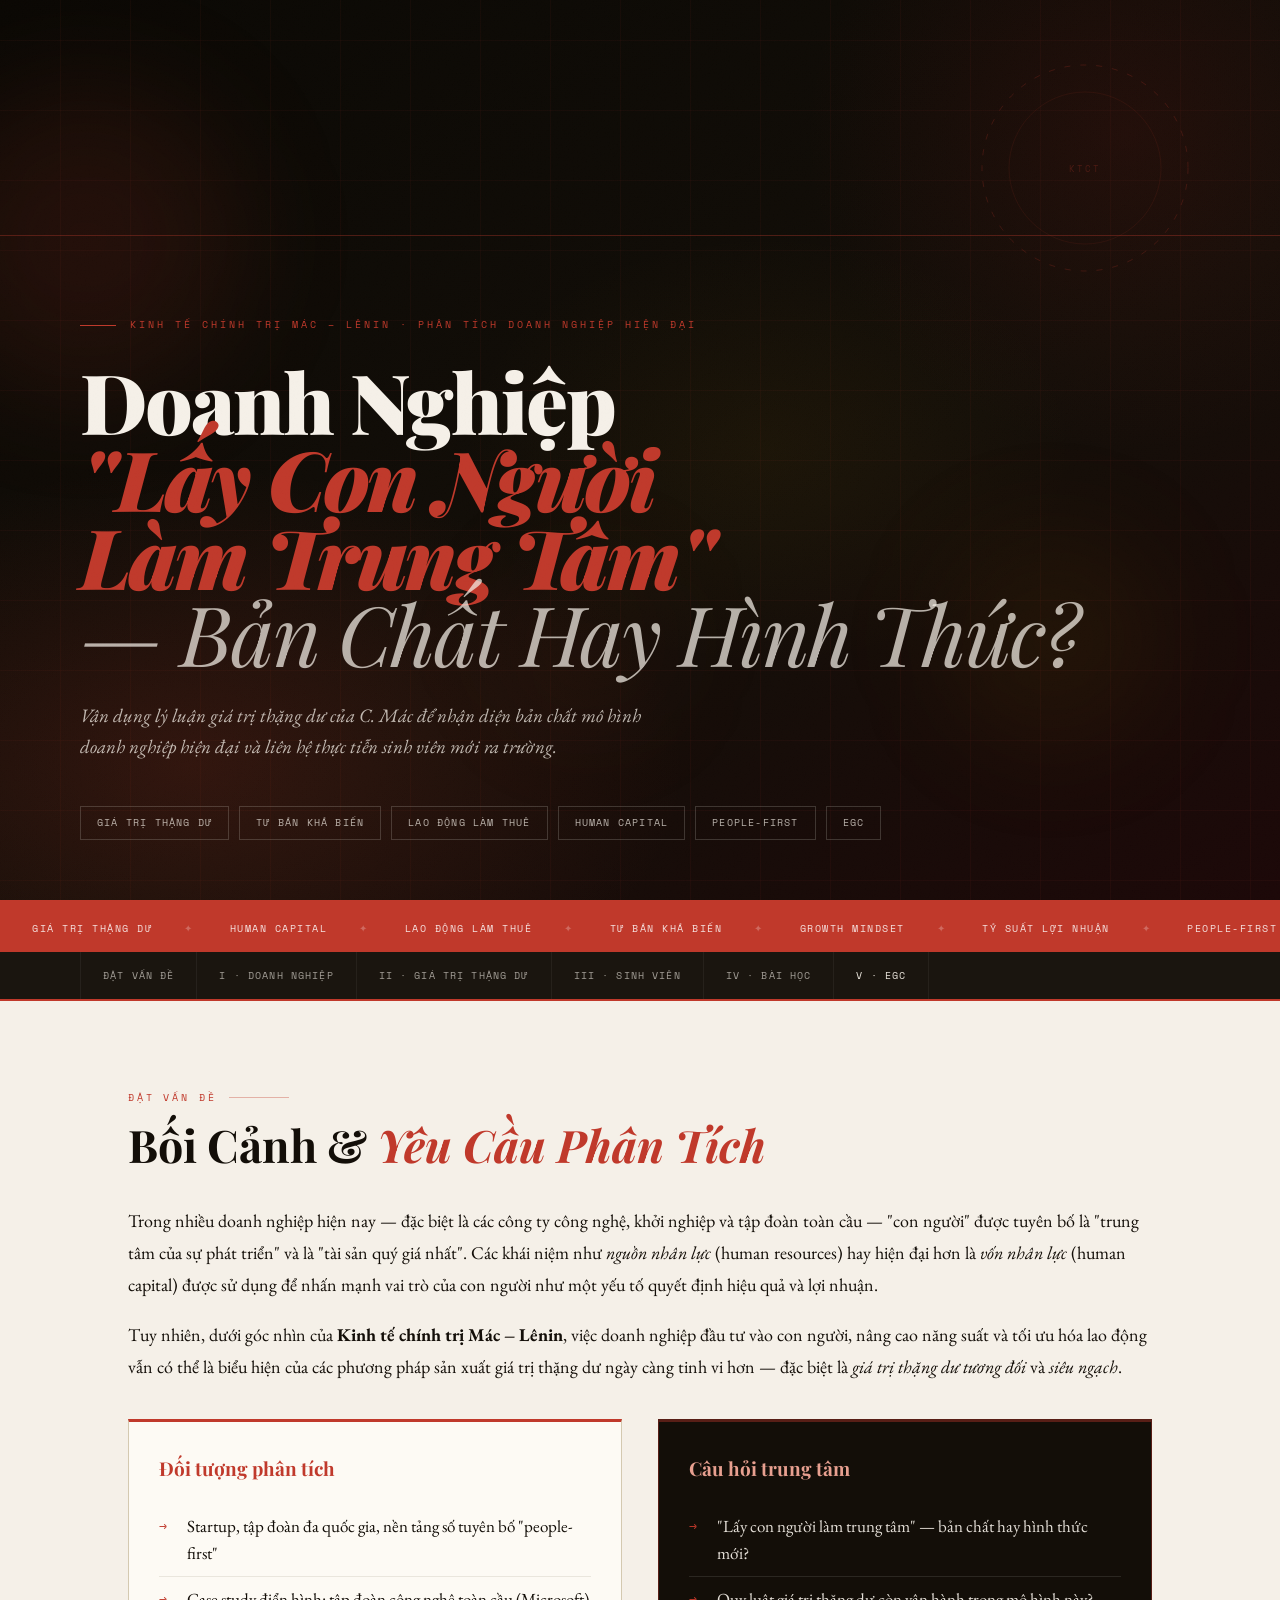
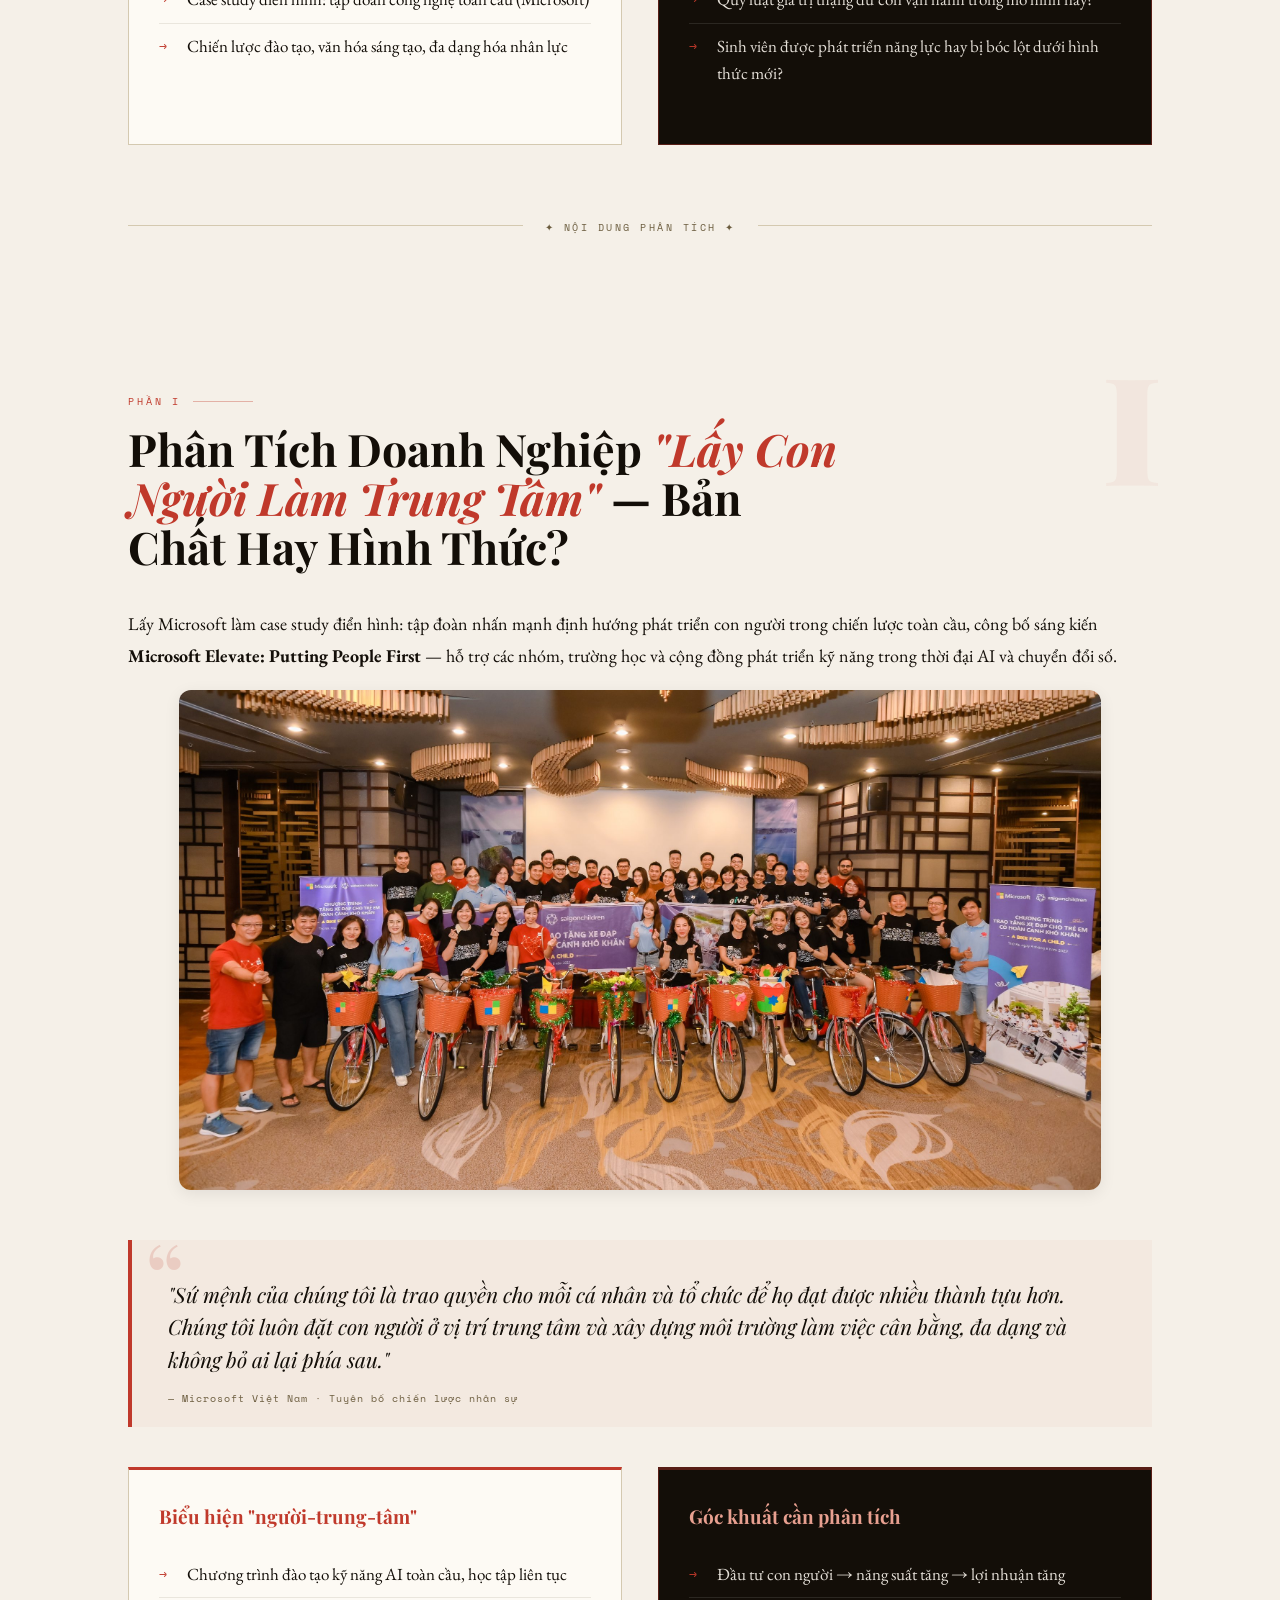
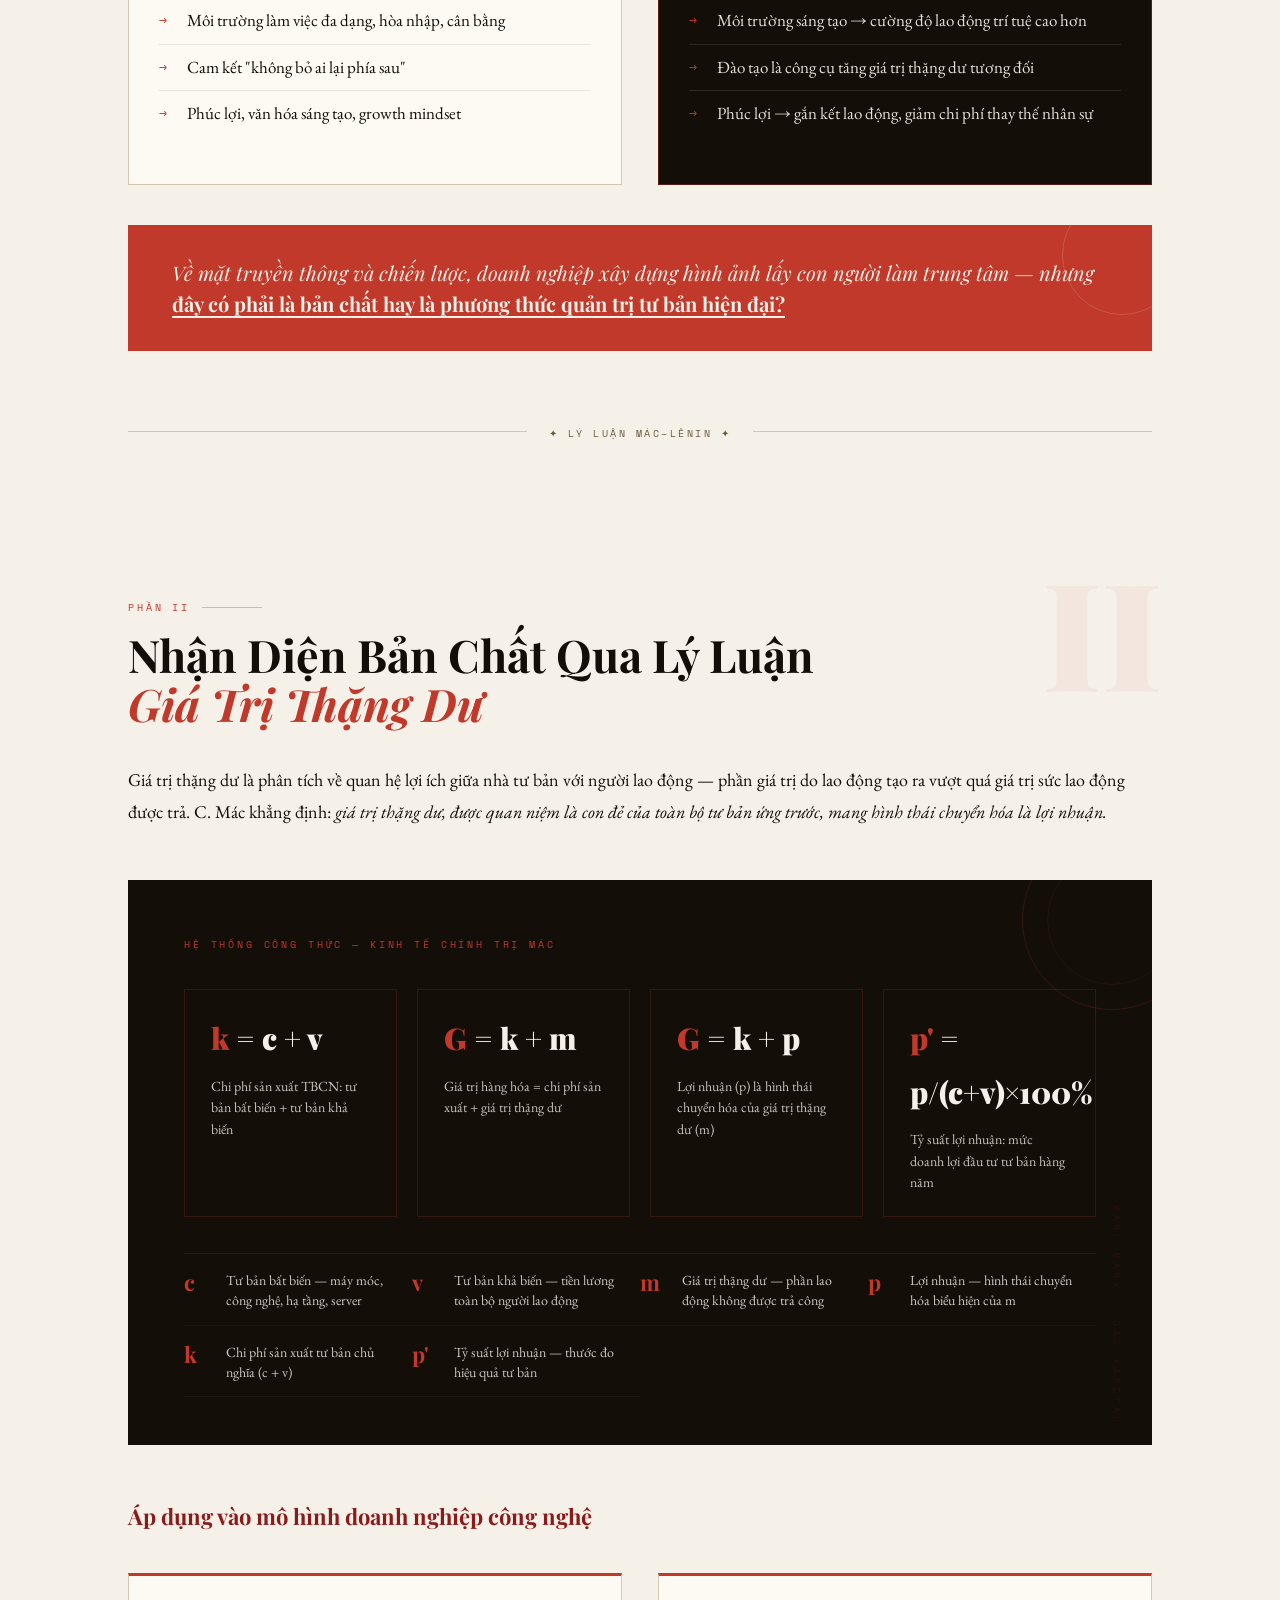
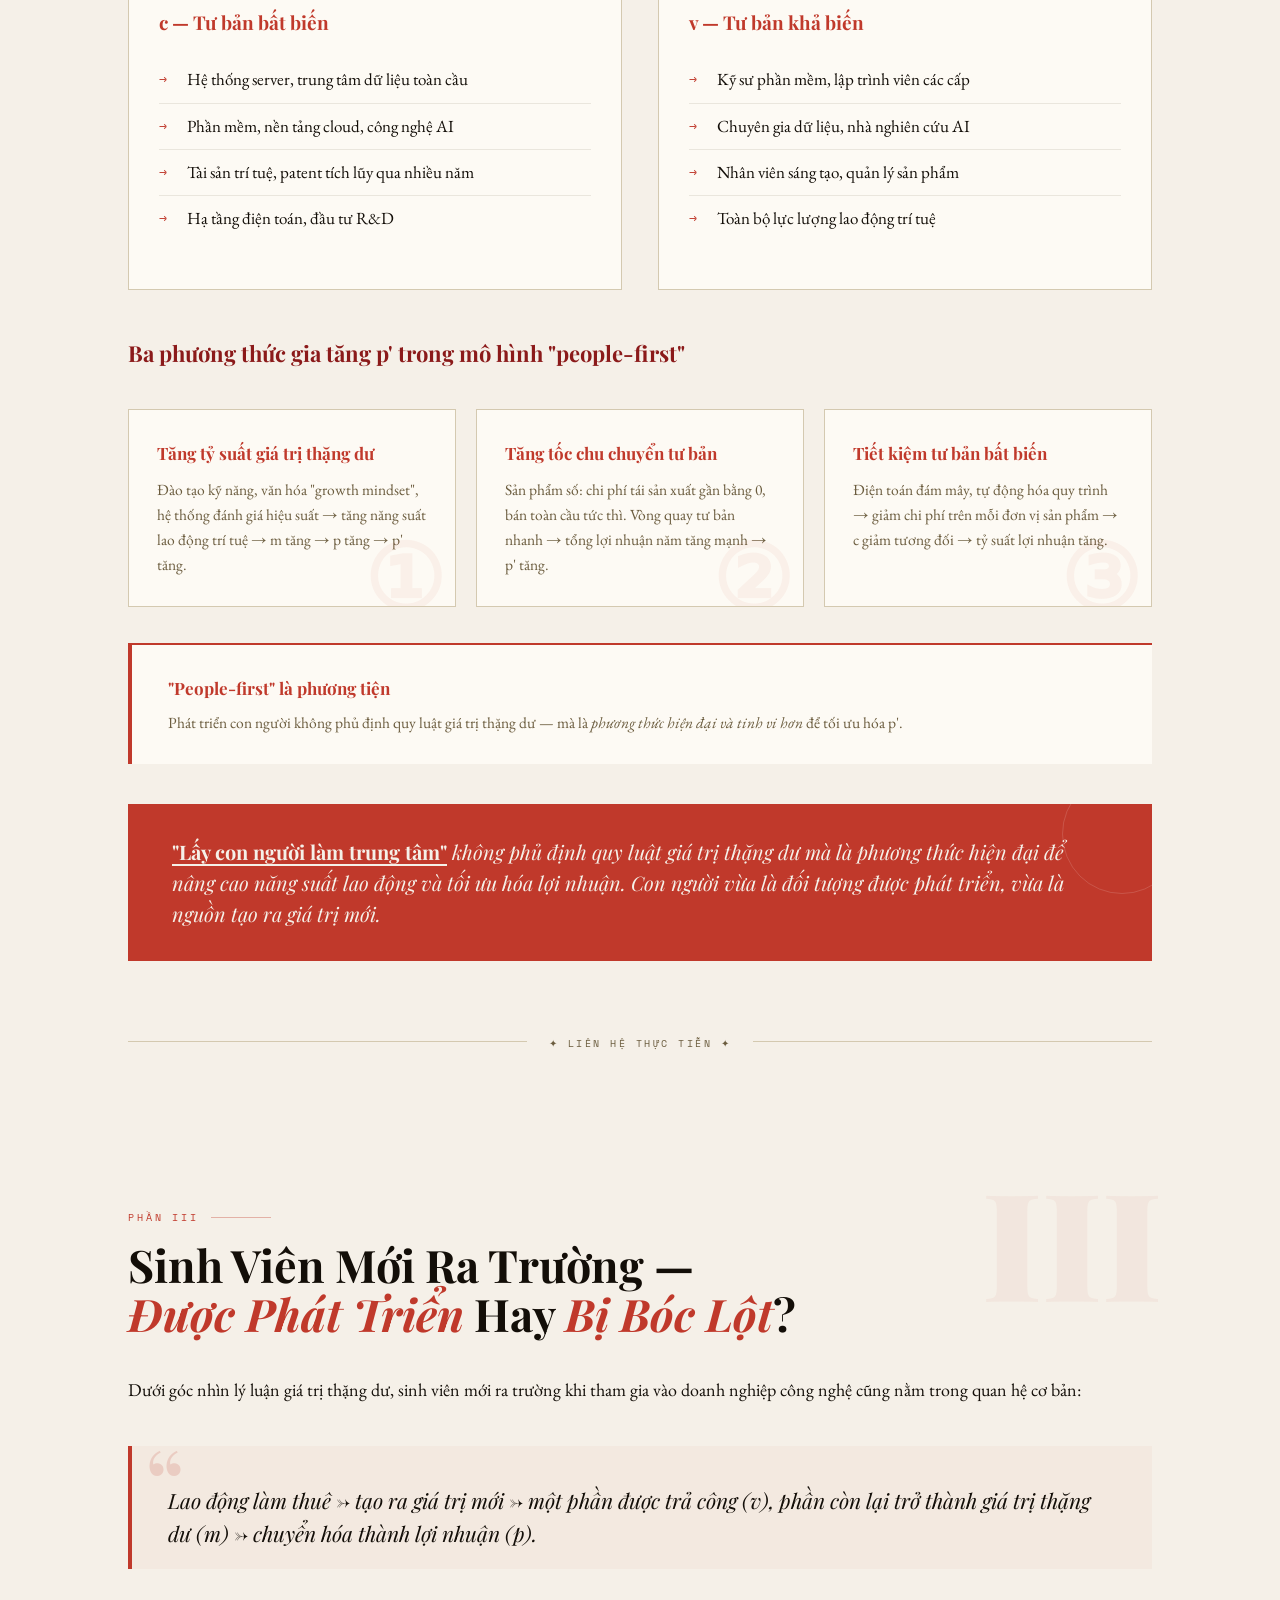
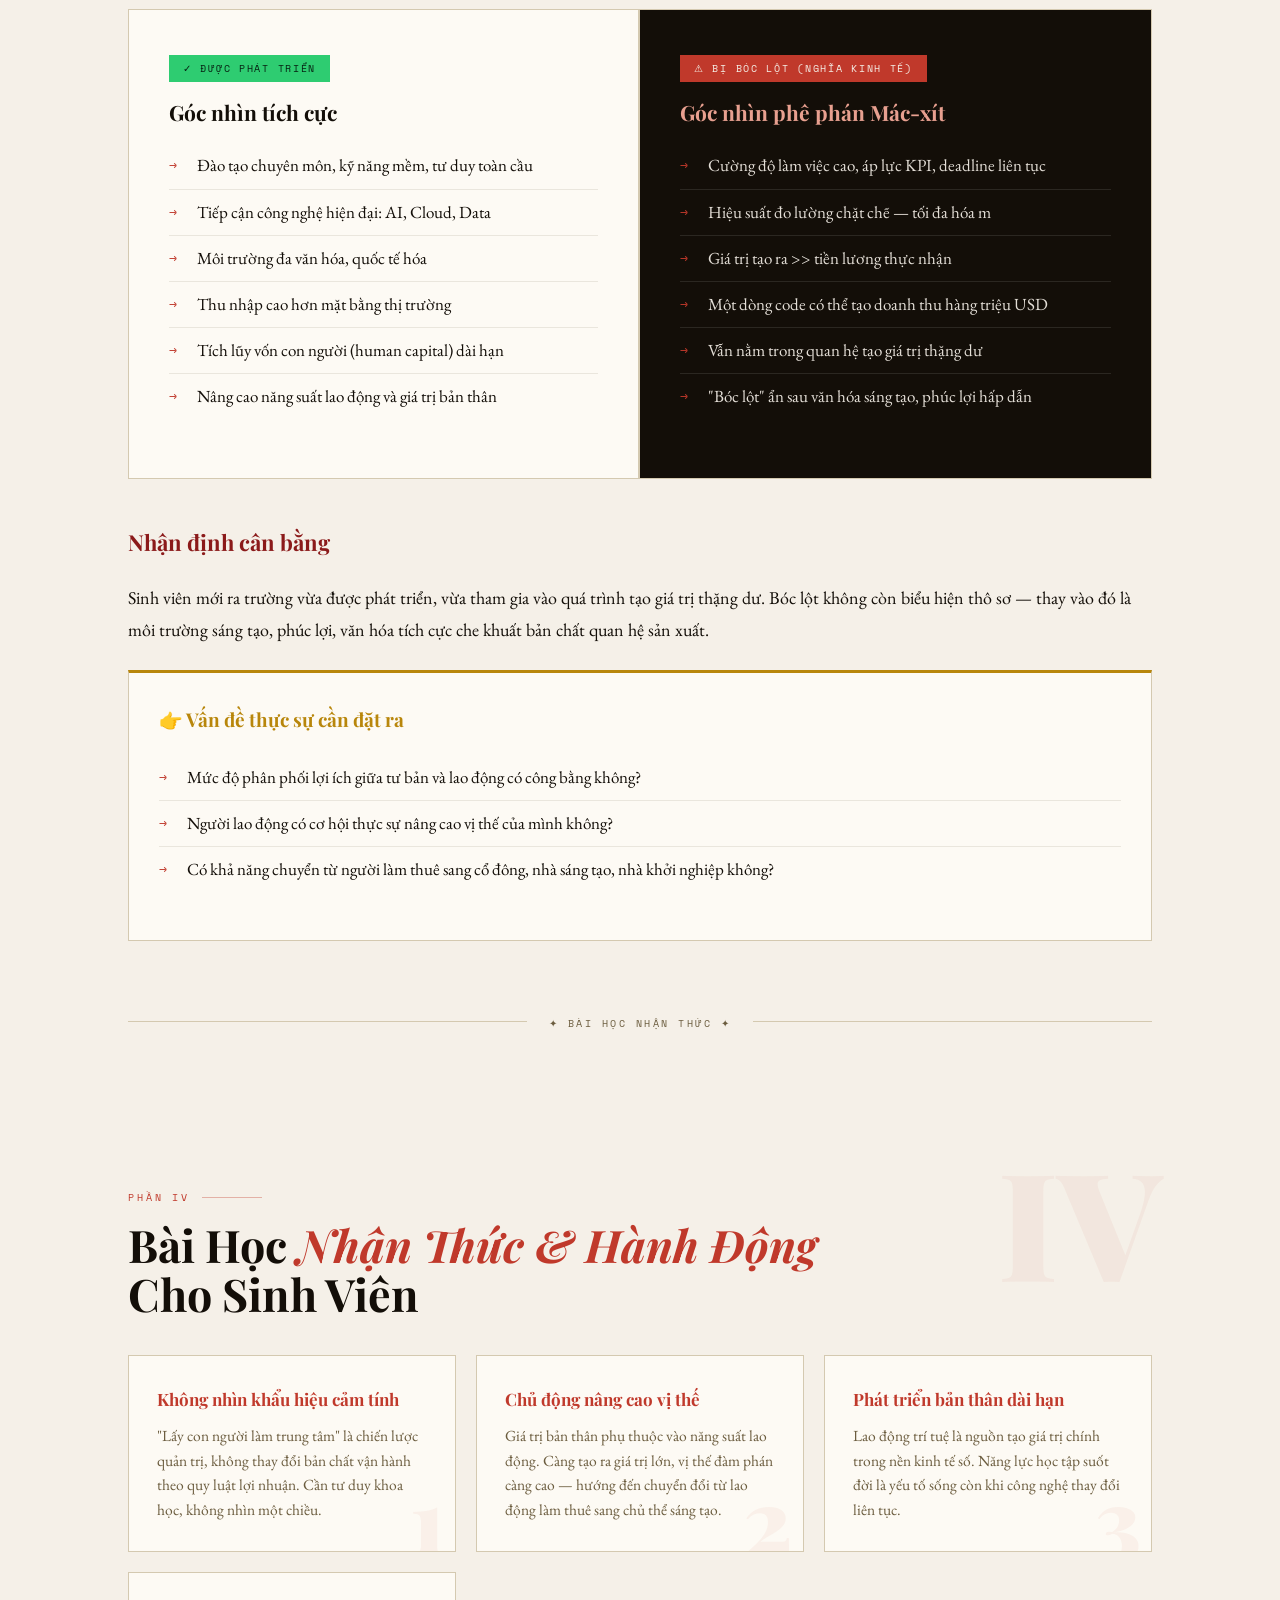
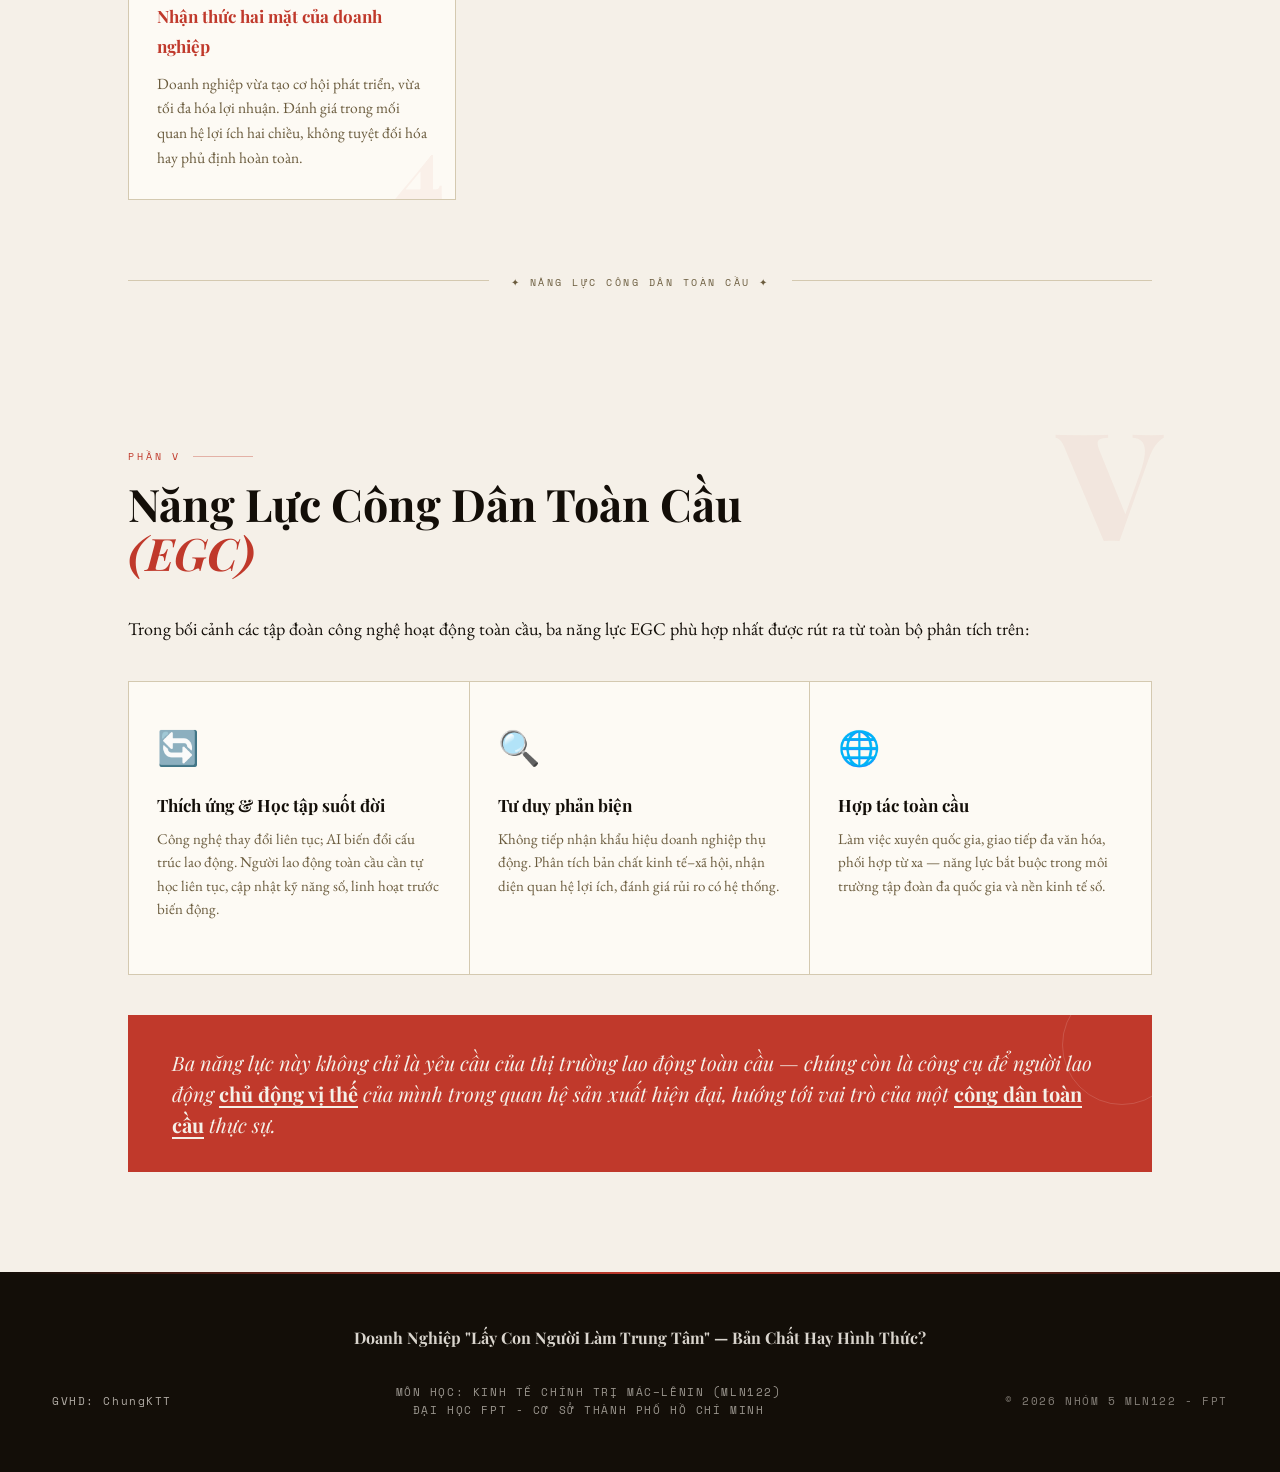
<file: index.html>
<!DOCTYPE html>
<html lang="vi">
<head>
<meta charset="UTF-8">
<meta name="viewport" content="width=device-width, initial-scale=1.0">
<title>Con Người Làm Trung Tâm — Kinh Tế Chính Trị Mác–Lênin</title>
<link href="https://fonts.googleapis.com/css2?family=Playfair+Display:ital,wght@0,400;0,700;0,900;1,400;1,700&family=EB+Garamond:ital,wght@0,400;0,500;0,600;1,400;1,500&family=Space+Mono:wght@400;700&display=swap" rel="stylesheet">
<link rel="stylesheet" href="triet-hoc-ktct.css">

</head>
<body>

<!-- HERO -->
<header class="hero">
  <div class="hero-bg"></div>
  <div class="hero-grid"></div>
  <div class="orb orb-1"></div>
  <div class="orb orb-2"></div>
  <div class="orb orb-3"></div>
  <div class="hero-ring">
    <svg viewBox="0 0 210 210" fill="none">
      <circle cx="105" cy="105" r="103" stroke="rgba(192,57,43,0.22)" stroke-width="1" stroke-dasharray="6 10"/>
      <circle cx="105" cy="105" r="76" stroke="rgba(192,57,43,0.1)" stroke-width="1"/>
      <text x="105" y="109" text-anchor="middle" fill="rgba(192,57,43,0.28)" font-family="Space Mono" font-size="9" letter-spacing="2">KTCT</text>
    </svg>
  </div>

  <div class="hero-content">
    <div class="hero-label">Kinh Tế Chính Trị Mác – Lênin · Phân Tích Doanh Nghiệp Hiện Đại</div>
    <h1 class="hero-title">
      Doanh Nghiệp<br>
      <span class="acc">"Lấy Con Người</span><br>
      <span class="acc">Làm Trung Tâm"</span><br>
      <span class="thin">— Bản Chất Hay Hình Thức?</span>
    </h1>
    <p class="hero-sub">Vận dụng lý luận giá trị thặng dư của C. Mác để nhận diện bản chất mô hình doanh nghiệp hiện đại và liên hệ thực tiễn sinh viên mới ra trường.</p>
    <div class="hero-tags">
      <span class="tag">Giá trị thặng dư</span>
      <span class="tag">Tư bản khả biến</span>
      <span class="tag">Lao động làm thuê</span>
      <span class="tag">Human Capital</span>
      <span class="tag">People-First</span>
      <span class="tag">EGC</span>
    </div>
  </div>

</header>

<!-- TICKER -->
<div class="ticker" aria-hidden="true">
  <div class="ticker-inner">
    <span>Giá trị thặng dư</span><span class="sep">✦</span>
    <span>Human Capital</span><span class="sep">✦</span>
    <span>Lao động làm thuê</span><span class="sep">✦</span>
    <span>Tư bản khả biến</span><span class="sep">✦</span>
    <span>Growth Mindset</span><span class="sep">✦</span>
    <span>Tỷ suất lợi nhuận</span><span class="sep">✦</span>
    <span>People-First</span><span class="sep">✦</span>
    <span>Năng suất lao động</span><span class="sep">✦</span>
    <span>Giá trị thặng dư</span><span class="sep">✦</span>
    <span>Human Capital</span><span class="sep">✦</span>
    <span>Lao động làm thuê</span><span class="sep">✦</span>
    <span>Tư bản khả biến</span><span class="sep">✦</span>
    <span>Growth Mindset</span><span class="sep">✦</span>
    <span>Tỷ suất lợi nhuận</span><span class="sep">✦</span>
    <span>People-First</span><span class="sep">✦</span>
    <span>Năng suất lao động</span><span class="sep">✦</span>
  </div>
</div>

<!-- NAV -->
<nav class="nav">
  <a href="#intro">Đặt vấn đề</a>
  <a href="#ch1">I · Doanh nghiệp</a>
  <a href="#ch2">II · Giá trị thặng dư</a>
  <a href="#ch3">III · Sinh viên</a>
  <a href="#ch4">IV · Bài học</a>
  <a href="#ch5">V · EGC</a>
</nav>

<!-- BODY -->
<main class="page">

  <!-- ĐẶT VẤN ĐỀ -->
  <section class="chapter reveal" id="intro">
    <div class="ch-label">Đặt vấn đề</div>
    <h2 class="ch-title">Bối Cảnh & <em>Yêu Cầu Phân Tích</em></h2>

    <p>Trong nhiều doanh nghiệp hiện nay — đặc biệt là các công ty công nghệ, khởi nghiệp và tập đoàn toàn cầu — "con người" được tuyên bố là "trung tâm của sự phát triển" và là "tài sản quý giá nhất". Các khái niệm như <em>nguồn nhân lực</em> (human resources) hay hiện đại hơn là <em>vốn nhân lực</em> (human capital) được sử dụng để nhấn mạnh vai trò của con người như một yếu tố quyết định hiệu quả và lợi nhuận.</p>

    <p>Tuy nhiên, dưới góc nhìn của <strong>Kinh tế chính trị Mác – Lênin</strong>, việc doanh nghiệp đầu tư vào con người, nâng cao năng suất và tối ưu hóa lao động vẫn có thể là biểu hiện của các phương pháp sản xuất giá trị thặng dư ngày càng tinh vi hơn — đặc biệt là <em>giá trị thặng dư tương đối</em> và <em>siêu ngạch</em>.</p>

    <div class="two-col stagger reveal">
      <div class="card">
        <div class="card-title">Đối tượng phân tích</div>
        <ul class="sl">
          <li>Startup, tập đoàn đa quốc gia, nền tảng số tuyên bố "people-first"</li>
          <li>Case study điển hình: tập đoàn công nghệ toàn cầu (Microsoft)</li>
          <li>Chiến lược đào tạo, văn hóa sáng tạo, đa dạng hóa nhân lực</li>
        </ul>
      </div>
      <div class="card dark">
        <div class="card-title">Câu hỏi trung tâm</div>
        <ul class="sl">
          <li>"Lấy con người làm trung tâm" — bản chất hay hình thức mới?</li>
          <li>Quy luật giá trị thặng dư còn vận hành trong mô hình này?</li>
          <li>Sinh viên được phát triển năng lực hay bị bóc lột dưới hình thức mới?</li>
        </ul>
      </div>
    </div>
  </section>

  <div class="div reveal"><span>✦ NỘI DUNG PHÂN TÍCH ✦</span></div>

  <!-- CH I -->
  <section class="chapter reveal" id="ch1">
    <div class="ch-num">I</div>
    <div class="ch-label">Phần I</div>
    <h2 class="ch-title">Phân Tích Doanh Nghiệp <em>"Lấy Con Người Làm Trung Tâm"</em> — Bản Chất Hay Hình Thức?</h2>


    <p>Lấy Microsoft làm case study điển hình: tập đoàn nhấn mạnh định hướng phát triển con người trong chiến lược toàn cầu, công bố sáng kiến <strong>Microsoft Elevate: Putting People First</strong> — hỗ trợ các nhóm, trường học và cộng đồng phát triển kỹ năng trong thời đại AI và chuyển đổi số.</p>

    <!-- Ảnh minh họa -->
    <div style="text-align:center; margin-bottom: 1.5em;">
      <img src="img/image.jpg" alt="Microsoft People First" style="width: 90vw; max-width: 90%; height: auto; border-radius: 12px; box-shadow: 0 4px 16px rgba(0,0,0,0.08);">
    </div>

    <div class="pq reveal">
      <p>"Sứ mệnh của chúng tôi là trao quyền cho mỗi cá nhân và tổ chức để họ đạt được nhiều thành tựu hơn. Chúng tôi luôn đặt con người ở vị trí trung tâm và xây dựng môi trường làm việc cân bằng, đa dạng và không bỏ ai lại phía sau."</p>
      <cite>— Microsoft Việt Nam · Tuyên bố chiến lược nhân sự</cite>
    </div>

    <div class="two-col stagger reveal">
      <div class="card">
        <div class="card-title">Biểu hiện "người-trung-tâm"</div>
        <ul class="sl">
          <li>Chương trình đào tạo kỹ năng AI toàn cầu, học tập liên tục</li>
          <li>Môi trường làm việc đa dạng, hòa nhập, cân bằng</li>
          <li>Cam kết "không bỏ ai lại phía sau"</li>
          <li>Phúc lợi, văn hóa sáng tạo, growth mindset</li>
        </ul>
      </div>
      <div class="card dark">
        <div class="card-title">Góc khuất cần phân tích</div>
        <ul class="sl">
          <li>Đầu tư con người → năng suất tăng → lợi nhuận tăng</li>
          <li>Môi trường sáng tạo → cường độ lao động trí tuệ cao hơn</li>
          <li>Đào tạo là công cụ tăng giá trị thặng dư tương đối</li>
          <li>Phúc lợi → gắn kết lao động, giảm chi phí thay thế nhân sự</li>
        </ul>
      </div>
    </div>

    <div class="hl reveal">
      <p>Về mặt truyền thông và chiến lược, doanh nghiệp xây dựng hình ảnh lấy con người làm trung tâm — nhưng <strong>đây có phải là bản chất hay là phương thức quản trị tư bản hiện đại?</strong></p>
    </div>
  </section>

  <div class="div reveal"><span>✦ LÝ LUẬN MÁC–LÊNIN ✦</span></div>

  <!-- CH II -->
  <section class="chapter reveal" id="ch2">
    <div class="ch-num">II</div>
    <div class="ch-label">Phần II</div>
    <h2 class="ch-title">Nhận Diện Bản Chất Qua Lý Luận <em>Giá Trị Thặng Dư</em></h2>

    <p>Giá trị thặng dư là phân tích về quan hệ lợi ích giữa nhà tư bản với người lao động — phần giá trị do lao động tạo ra vượt quá giá trị sức lao động được trả. C. Mác khẳng định: <em>giá trị thặng dư, được quan niệm là con đẻ của toàn bộ tư bản ứng trước, mang hình thái chuyển hóa là lợi nhuận.</em></p>

    <div class="fz reveal">
      <div class="fz-wm">Karl Marx · Das Kapital</div>
      <div class="fz-lbl">Hệ thống công thức — Kinh tế chính trị Mác</div>
      <div class="fz-grid stagger">
        <div class="fc"><div class="fc-eq"><span>k</span> = c + v</div><div class="fc-desc">Chi phí sản xuất TBCN: tư bản bất biến + tư bản khả biến</div></div>
        <div class="fc"><div class="fc-eq"><span>G</span> = k + m</div><div class="fc-desc">Giá trị hàng hóa = chi phí sản xuất + giá trị thặng dư</div></div>
        <div class="fc"><div class="fc-eq"><span>G</span> = k + p</div><div class="fc-desc">Lợi nhuận (p) là hình thái chuyển hóa của giá trị thặng dư (m)</div></div>
        <div class="fc"><div class="fc-eq"><span>p'</span> = p/(c+v)×100%</div><div class="fc-desc">Tỷ suất lợi nhuận: mức doanh lợi đầu tư tư bản hàng năm</div></div>
      </div>
      <div class="fz-vars">
        <div class="fv"><span class="fv-s">c</span><span class="fv-t">Tư bản bất biến — máy móc, công nghệ, hạ tầng, server</span></div>
        <div class="fv"><span class="fv-s">v</span><span class="fv-t">Tư bản khả biến — tiền lương toàn bộ người lao động</span></div>
        <div class="fv"><span class="fv-s">m</span><span class="fv-t">Giá trị thặng dư — phần lao động không được trả công</span></div>
        <div class="fv"><span class="fv-s">p</span><span class="fv-t">Lợi nhuận — hình thái chuyển hóa biểu hiện của m</span></div>
        <div class="fv"><span class="fv-s">k</span><span class="fv-t">Chi phí sản xuất tư bản chủ nghĩa (c + v)</span></div>
        <div class="fv"><span class="fv-s">p'</span><span class="fv-t">Tỷ suất lợi nhuận — thước đo hiệu quả tư bản</span></div>
      </div>
    </div>

    <h3 class="sub3">Áp dụng vào mô hình doanh nghiệp công nghệ</h3>
    <div class="two-col stagger reveal">
      <div class="card">
        <div class="card-title">c — Tư bản bất biến</div>
        <ul class="sl">
          <li>Hệ thống server, trung tâm dữ liệu toàn cầu</li>
          <li>Phần mềm, nền tảng cloud, công nghệ AI</li>
          <li>Tài sản trí tuệ, patent tích lũy qua nhiều năm</li>
          <li>Hạ tầng điện toán, đầu tư R&D</li>
        </ul>
      </div>
      <div class="card">
        <div class="card-title">v — Tư bản khả biến</div>
        <ul class="sl">
          <li>Kỹ sư phần mềm, lập trình viên các cấp</li>
          <li>Chuyên gia dữ liệu, nhà nghiên cứu AI</li>
          <li>Nhân viên sáng tạo, quản lý sản phẩm</li>
          <li>Toàn bộ lực lượng lao động trí tuệ</li>
        </ul>
      </div>
    </div>

    <h3 class="sub3">Ba phương thức gia tăng p' trong mô hình "people-first"</h3>
    <div class="cg stagger reveal">
      <div class="cc" data-n="①">
        <h4>Tăng tỷ suất giá trị thặng dư</h4>
        <p>Đào tạo kỹ năng, văn hóa "growth mindset", hệ thống đánh giá hiệu suất → tăng năng suất lao động trí tuệ → m tăng → p tăng → p' tăng.</p>
      </div>
      <div class="cc" data-n="②">
        <h4>Tăng tốc chu chuyển tư bản</h4>
        <p>Sản phẩm số: chi phí tái sản xuất gần bằng 0, bán toàn cầu tức thì. Vòng quay tư bản nhanh → tổng lợi nhuận năm tăng mạnh → p' tăng.</p>
      </div>
      <div class="cc" data-n="③">
        <h4>Tiết kiệm tư bản bất biến</h4>
        <p>Điện toán đám mây, tự động hóa quy trình → giảm chi phí trên mỗi đơn vị sản phẩm → c giảm tương đối → tỷ suất lợi nhuận tăng.</p>
      </div>
    </div>
    <div class="cc-concl reveal">
      <h4>"People-first" là phương tiện</h4>
      <p>Phát triển con người không phủ định quy luật giá trị thặng dư — mà là <em>phương thức hiện đại và tinh vi hơn</em> để tối ưu hóa p'.</p>
    </div>

    <div class="hl reveal">
      <p><strong>"Lấy con người làm trung tâm"</strong> không phủ định quy luật giá trị thặng dư mà là phương thức hiện đại để nâng cao năng suất lao động và tối ưu hóa lợi nhuận. Con người vừa là đối tượng được phát triển, vừa là nguồn tạo ra giá trị mới.</p>
    </div>
  </section>

  <div class="div reveal"><span>✦ LIÊN HỆ THỰC TIỄN ✦</span></div>

  <!-- CH III -->
  <section class="chapter reveal" id="ch3">
    <div class="ch-num">III</div>
    <div class="ch-label">Phần III</div>
    <h2 class="ch-title">Sinh Viên Mới Ra Trường —<br><em>Được Phát Triển</em> Hay <em>Bị Bóc Lột</em>?</h2>

    <p>Dưới góc nhìn lý luận giá trị thặng dư, sinh viên mới ra trường khi tham gia vào doanh nghiệp công nghệ cũng nằm trong quan hệ cơ bản:</p>

    <div class="pq reveal">
      <p>Lao động làm thuê → tạo ra giá trị mới → một phần được trả công (v), phần còn lại trở thành giá trị thặng dư (m) → chuyển hóa thành lợi nhuận (p).</p>
    </div>

    <div class="vs reveal">
      <div class="vs-s pos">
        <span class="vs-tag">✓ Được phát triển</span>
        <h3>Góc nhìn tích cực</h3>
        <ul class="sl">
          <li>Đào tạo chuyên môn, kỹ năng mềm, tư duy toàn cầu</li>
          <li>Tiếp cận công nghệ hiện đại: AI, Cloud, Data</li>
          <li>Môi trường đa văn hóa, quốc tế hóa</li>
          <li>Thu nhập cao hơn mặt bằng thị trường</li>
          <li>Tích lũy vốn con người (human capital) dài hạn</li>
          <li>Nâng cao năng suất lao động và giá trị bản thân</li>
        </ul>
      </div>
      <div class="vs-s neg">
        <span class="vs-tag">⚠ Bị bóc lột (nghĩa kinh tế)</span>
        <h3>Góc nhìn phê phán Mác-xít</h3>
        <ul class="sl">
          <li>Cường độ làm việc cao, áp lực KPI, deadline liên tục</li>
          <li>Hiệu suất đo lường chặt chẽ — tối đa hóa m</li>
          <li>Giá trị tạo ra >> tiền lương thực nhận</li>
          <li>Một dòng code có thể tạo doanh thu hàng triệu USD</li>
          <li>Vẫn nằm trong quan hệ tạo giá trị thặng dư</li>
          <li>"Bóc lột" ẩn sau văn hóa sáng tạo, phúc lợi hấp dẫn</li>
        </ul>
      </div>
    </div>

    <h3 class="sub3">Nhận định cân bằng</h3>
    <p>Sinh viên mới ra trường vừa được phát triển, vừa tham gia vào quá trình tạo giá trị thặng dư. Bóc lột không còn biểu hiện thô sơ — thay vào đó là môi trường sáng tạo, phúc lợi, văn hóa tích cực che khuất bản chất quan hệ sản xuất.</p>

    <div class="card reveal" style="border-top-color:var(--gold); margin-top:24px">
      <div class="card-title" style="color:var(--gold)">👉 Vấn đề thực sự cần đặt ra</div>
      <ul class="sl">
        <li>Mức độ phân phối lợi ích giữa tư bản và lao động có công bằng không?</li>
        <li>Người lao động có cơ hội thực sự nâng cao vị thế của mình không?</li>
        <li>Có khả năng chuyển từ người làm thuê sang cổ đông, nhà sáng tạo, nhà khởi nghiệp không?</li>
      </ul>
    </div>
  </section>

  <div class="div reveal"><span>✦ BÀI HỌC NHẬN THỨC ✦</span></div>

  <!-- CH IV -->
  <section class="chapter reveal" id="ch4">
    <div class="ch-num">IV</div>
    <div class="ch-label">Phần IV</div>
    <h2 class="ch-title">Bài Học <em>Nhận Thức & Hành Động</em> Cho Sinh Viên</h2>

    <div class="cg stagger reveal">
      <div class="cc" data-n="1">
        <h4>Không nhìn khẩu hiệu cảm tính</h4>
        <p>"Lấy con người làm trung tâm" là chiến lược quản trị, không thay đổi bản chất vận hành theo quy luật lợi nhuận. Cần tư duy khoa học, không nhìn một chiều.</p>
      </div>
      <div class="cc" data-n="2">
        <h4>Chủ động nâng cao vị thế</h4>
        <p>Giá trị bản thân phụ thuộc vào năng suất lao động. Càng tạo ra giá trị lớn, vị thế đàm phán càng cao — hướng đến chuyển đổi từ lao động làm thuê sang chủ thể sáng tạo.</p>
      </div>
      <div class="cc" data-n="3">
        <h4>Phát triển bản thân dài hạn</h4>
        <p>Lao động trí tuệ là nguồn tạo giá trị chính trong nền kinh tế số. Năng lực học tập suốt đời là yếu tố sống còn khi công nghệ thay đổi liên tục.</p>
      </div>
      <div class="cc" data-n="4">
        <h4>Nhận thức hai mặt của doanh nghiệp</h4>
        <p>Doanh nghiệp vừa tạo cơ hội phát triển, vừa tối đa hóa lợi nhuận. Đánh giá trong mối quan hệ lợi ích hai chiều, không tuyệt đối hóa hay phủ định hoàn toàn.</p>
      </div>
    </div>
  </section>

  <div class="div reveal"><span>✦ NĂNG LỰC CÔNG DÂN TOÀN CẦU ✦</span></div>

  <!-- CH V -->
  <section class="chapter reveal" id="ch5">
    <div class="ch-num">V</div>
    <div class="ch-label">Phần V</div>
    <h2 class="ch-title">Năng Lực Công Dân Toàn Cầu <em>(EGC)</em></h2>

    <p>Trong bối cảnh các tập đoàn công nghệ hoạt động toàn cầu, ba năng lực EGC phù hợp nhất được rút ra từ toàn bộ phân tích trên:</p>

    <div class="cr stagger reveal">
      <div class="ci">
        <span class="ci-icon">🔄</span>
        <div class="ci-title">Thích ứng &amp; Học tập suốt đời</div>
        <p class="ci-body">Công nghệ thay đổi liên tục; AI biến đổi cấu trúc lao động. Người lao động toàn cầu cần tự học liên tục, cập nhật kỹ năng số, linh hoạt trước biến động.</p>
      </div>
      <div class="ci">
        <span class="ci-icon">🔍</span>
        <div class="ci-title">Tư duy phản biện</div>
        <p class="ci-body">Không tiếp nhận khẩu hiệu doanh nghiệp thụ động. Phân tích bản chất kinh tế–xã hội, nhận diện quan hệ lợi ích, đánh giá rủi ro có hệ thống.</p>
      </div>
      <div class="ci">
        <span class="ci-icon">🌐</span>
        <div class="ci-title">Hợp tác toàn cầu</div>
        <p class="ci-body">Làm việc xuyên quốc gia, giao tiếp đa văn hóa, phối hợp từ xa — năng lực bắt buộc trong môi trường tập đoàn đa quốc gia và nền kinh tế số.</p>
      </div>
    </div>

    <div class="hl reveal">
      <p>Ba năng lực này không chỉ là yêu cầu của thị trường lao động toàn cầu — chúng còn là công cụ để người lao động <strong>chủ động vị thế</strong> của mình trong quan hệ sản xuất hiện đại, hướng tới vai trò của một <strong>công dân toàn cầu</strong> thực sự.</p>
    </div>
  </section>

</main>

<footer>
  <strong>Doanh Nghiệp "Lấy Con Người Làm Trung Tâm" — Bản Chất Hay Hình Thức?</strong>
  <div class="footer-copyright">
    <div class="instructor">
      GVHD: ChungKTT</div>
    <div class="course">
      MÔN HỌC: KINH TẾ CHÍNH TRỊ MÁC–LÊNIN (MLN122)<br>
      ĐẠI HỌC FPT - CƠ SỞ THÀNH PHỐ HỒ CHÍ MINH
    </div>
    <div class="copyright">© 2026 NHÓM 5 MLN122 - FPT</div>
  </div>
</footer>

<script src="triet-hoc-ktct.js"></script>
</body>
</html>
</file>
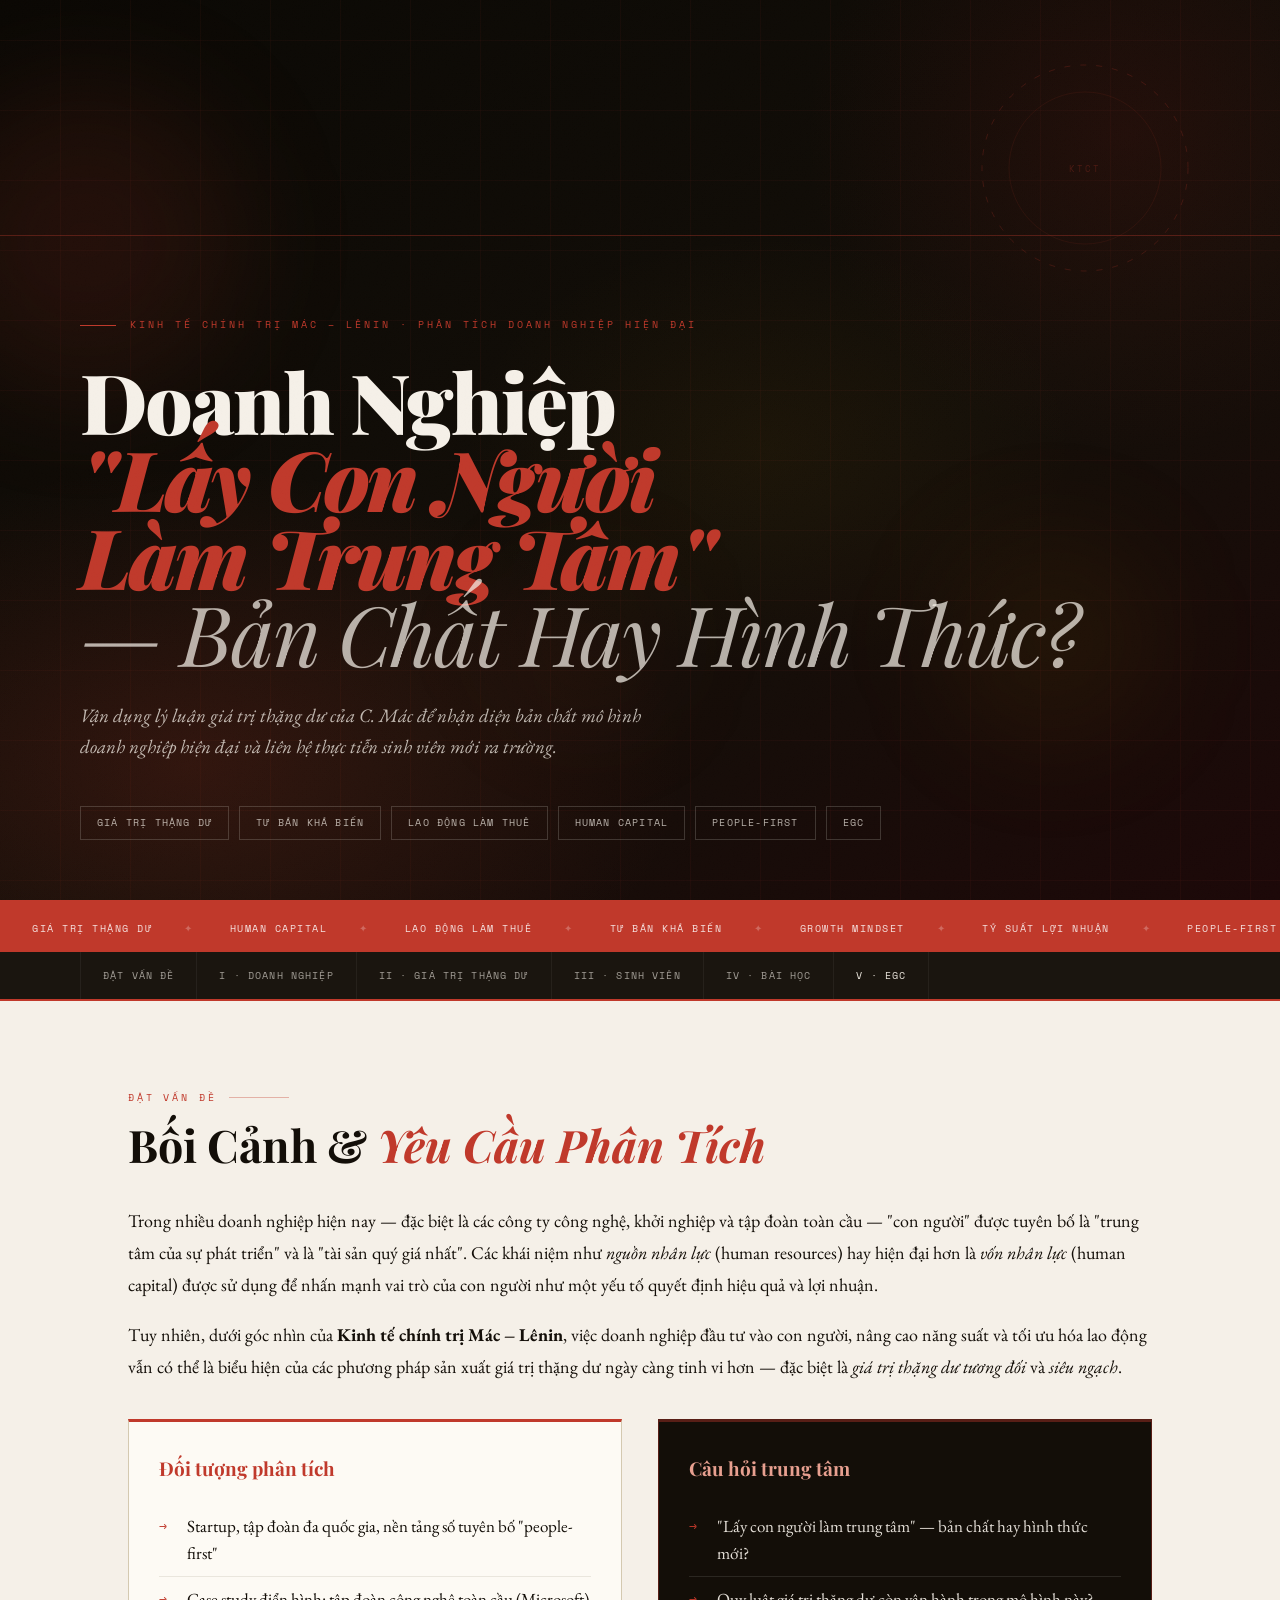
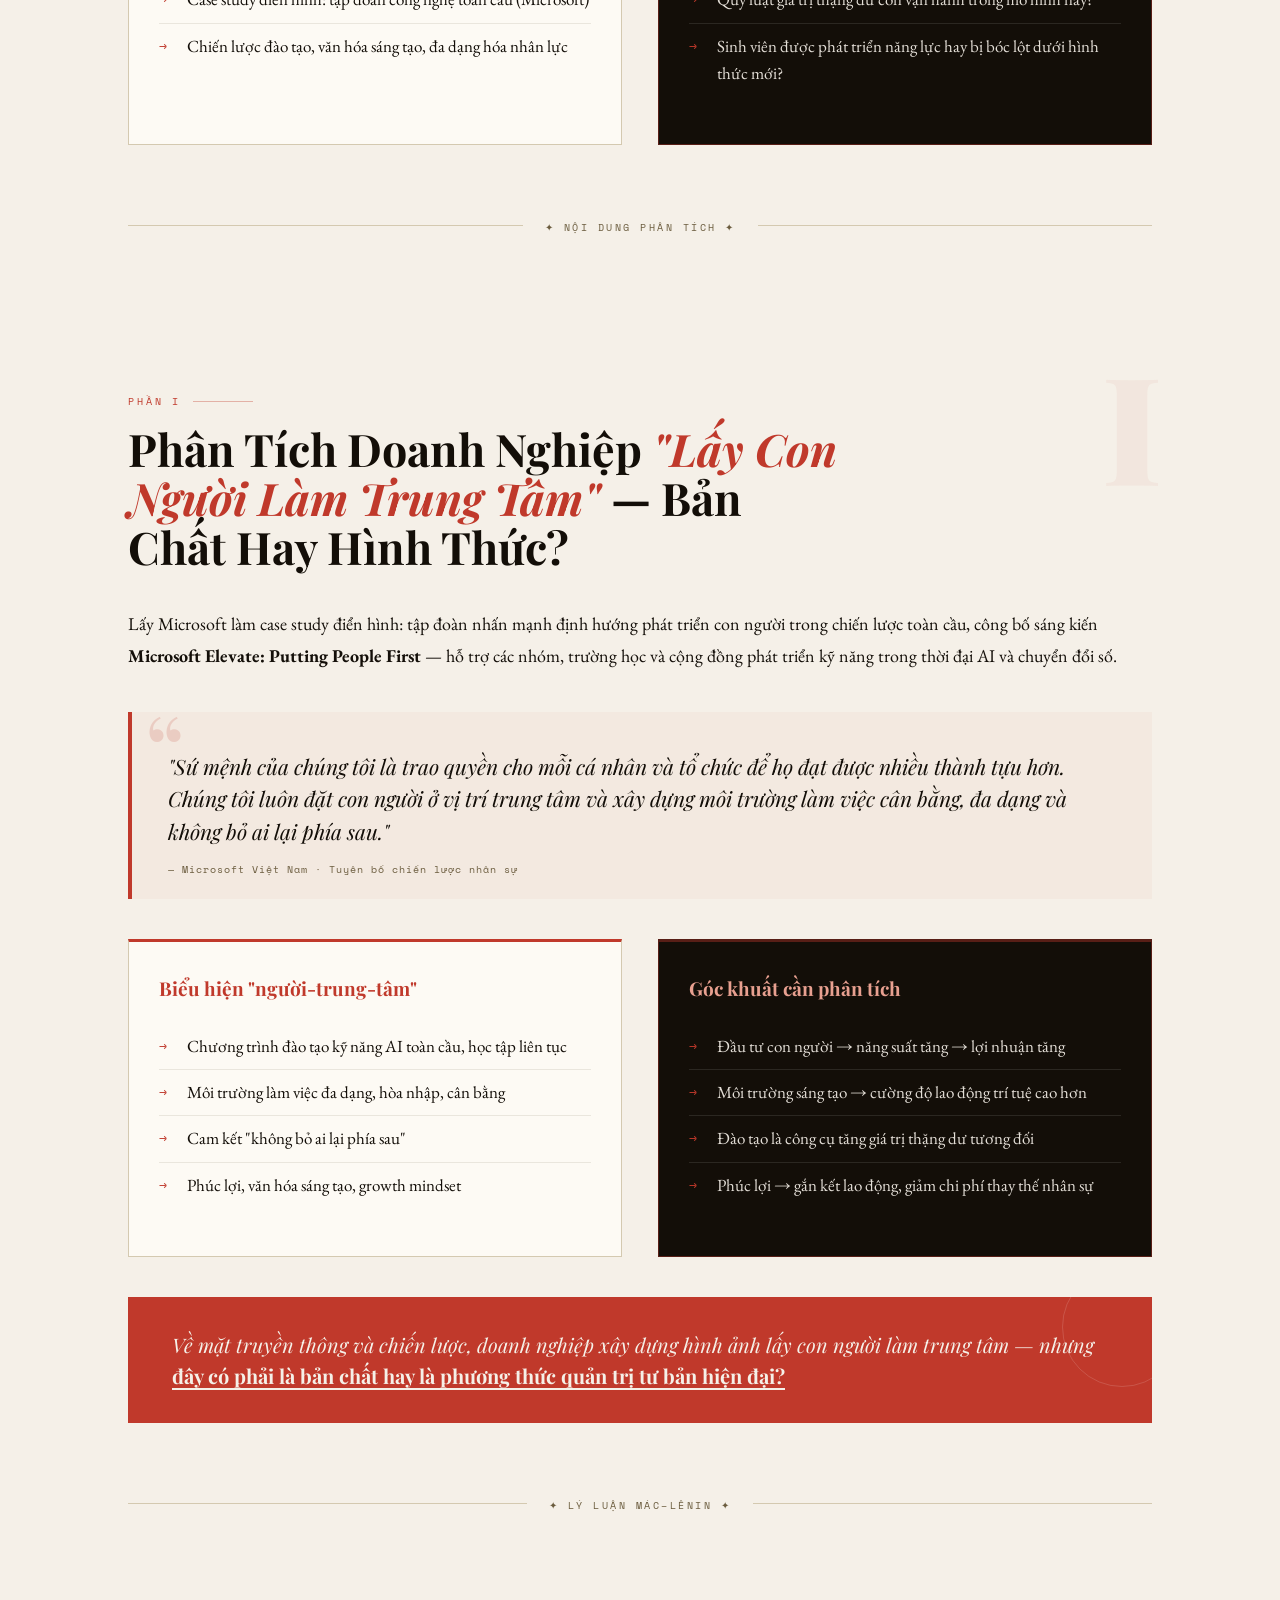
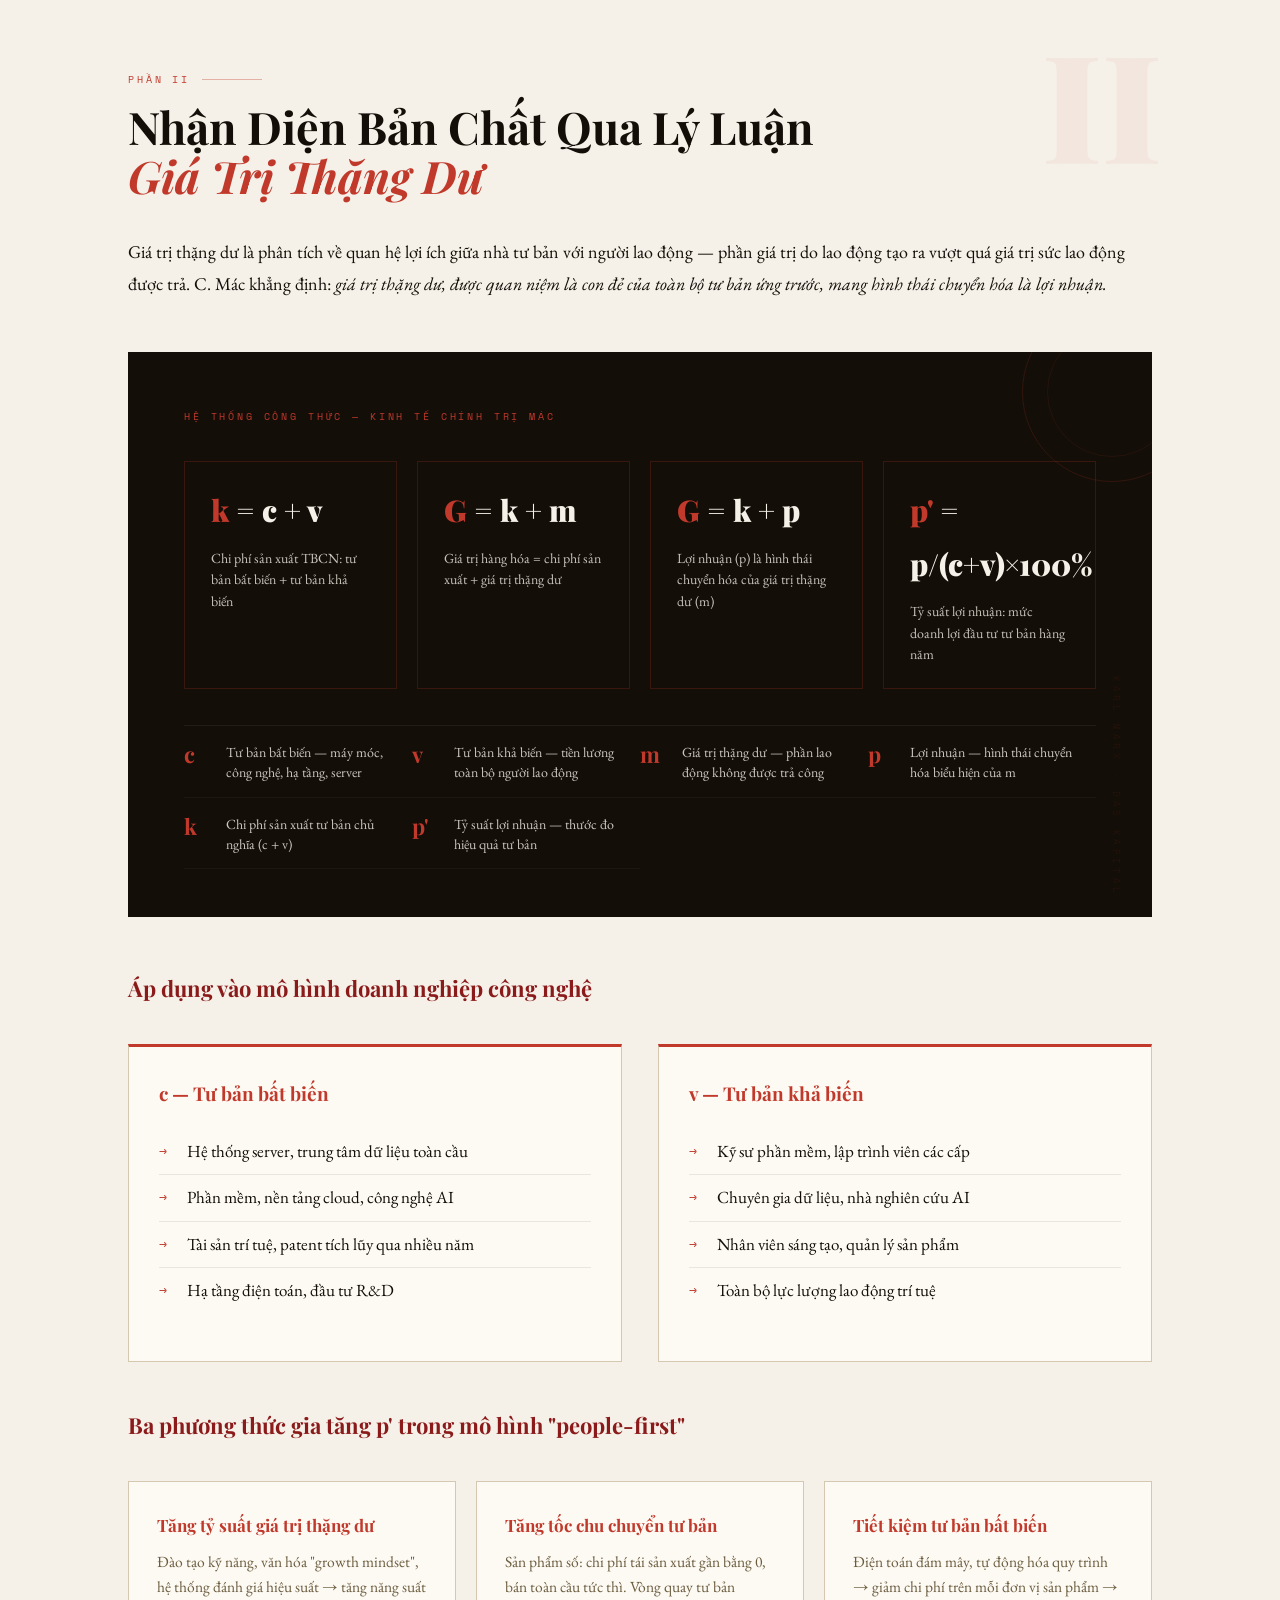
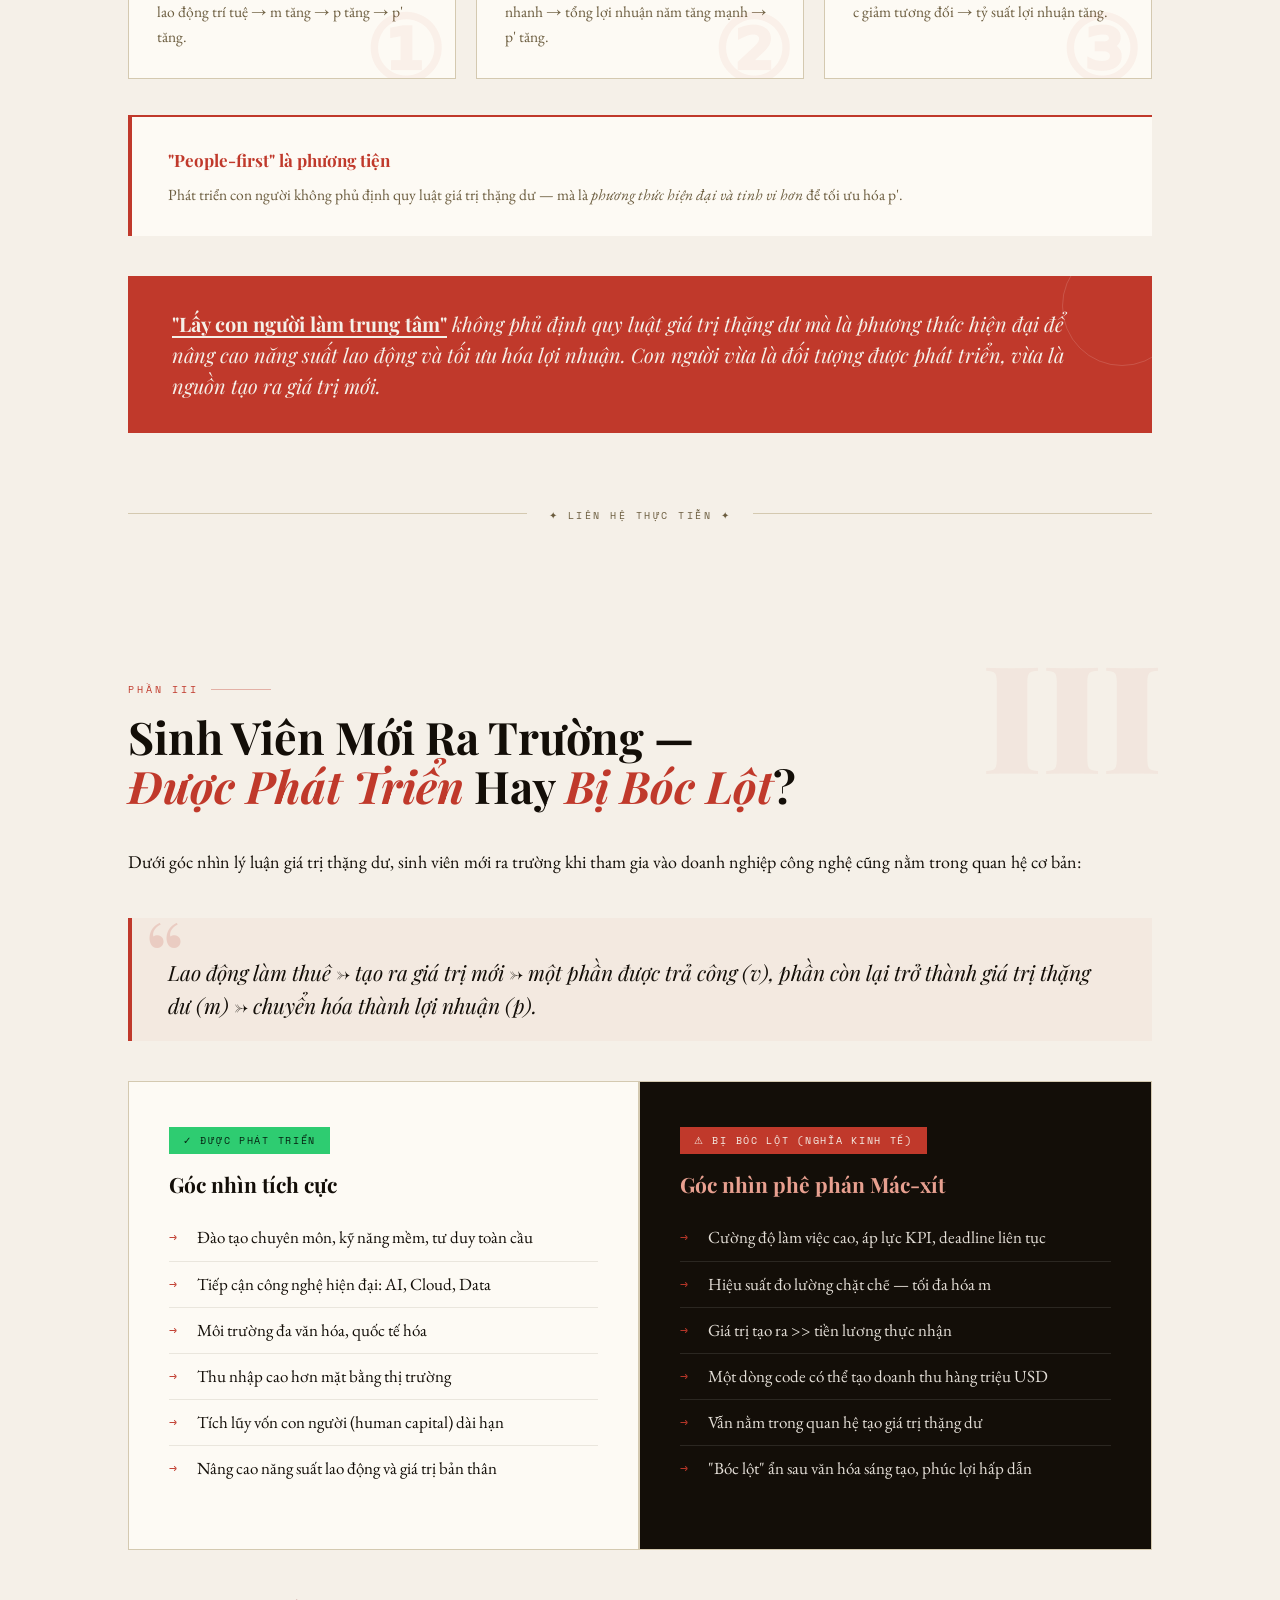
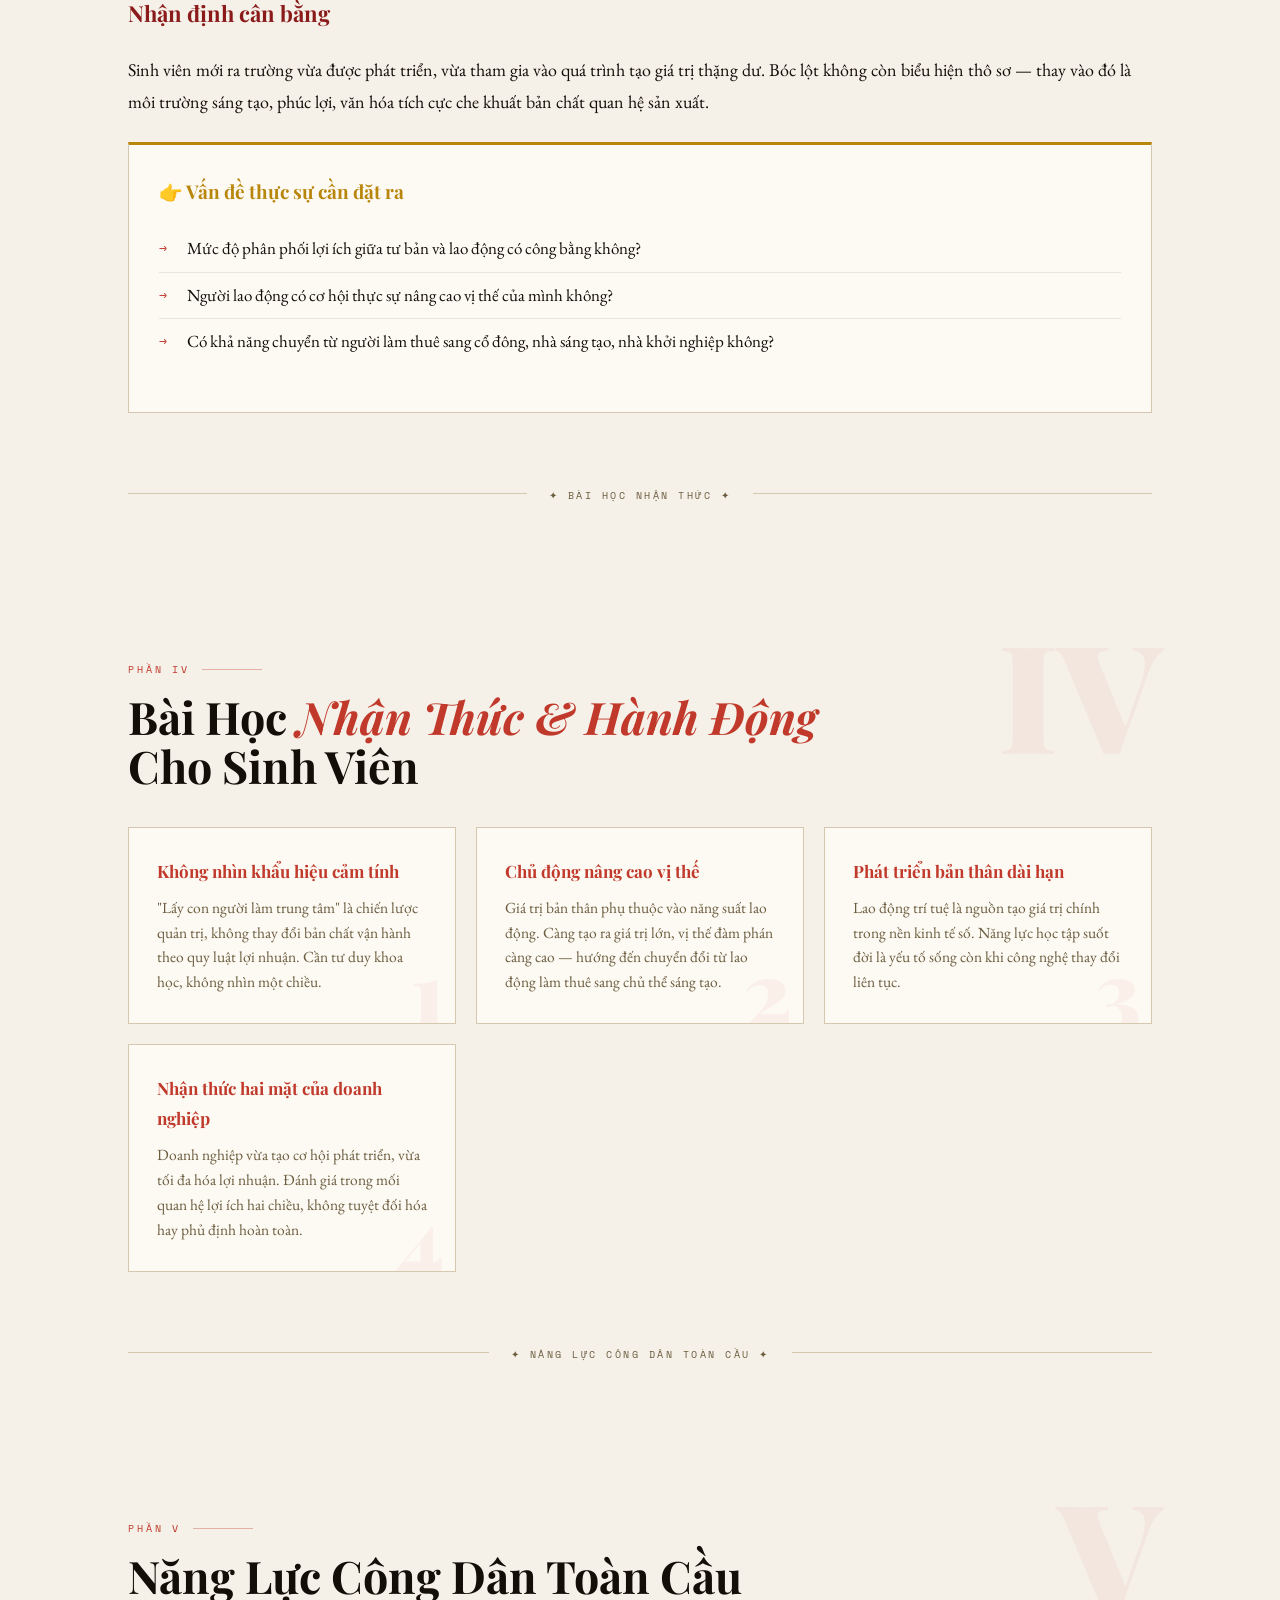
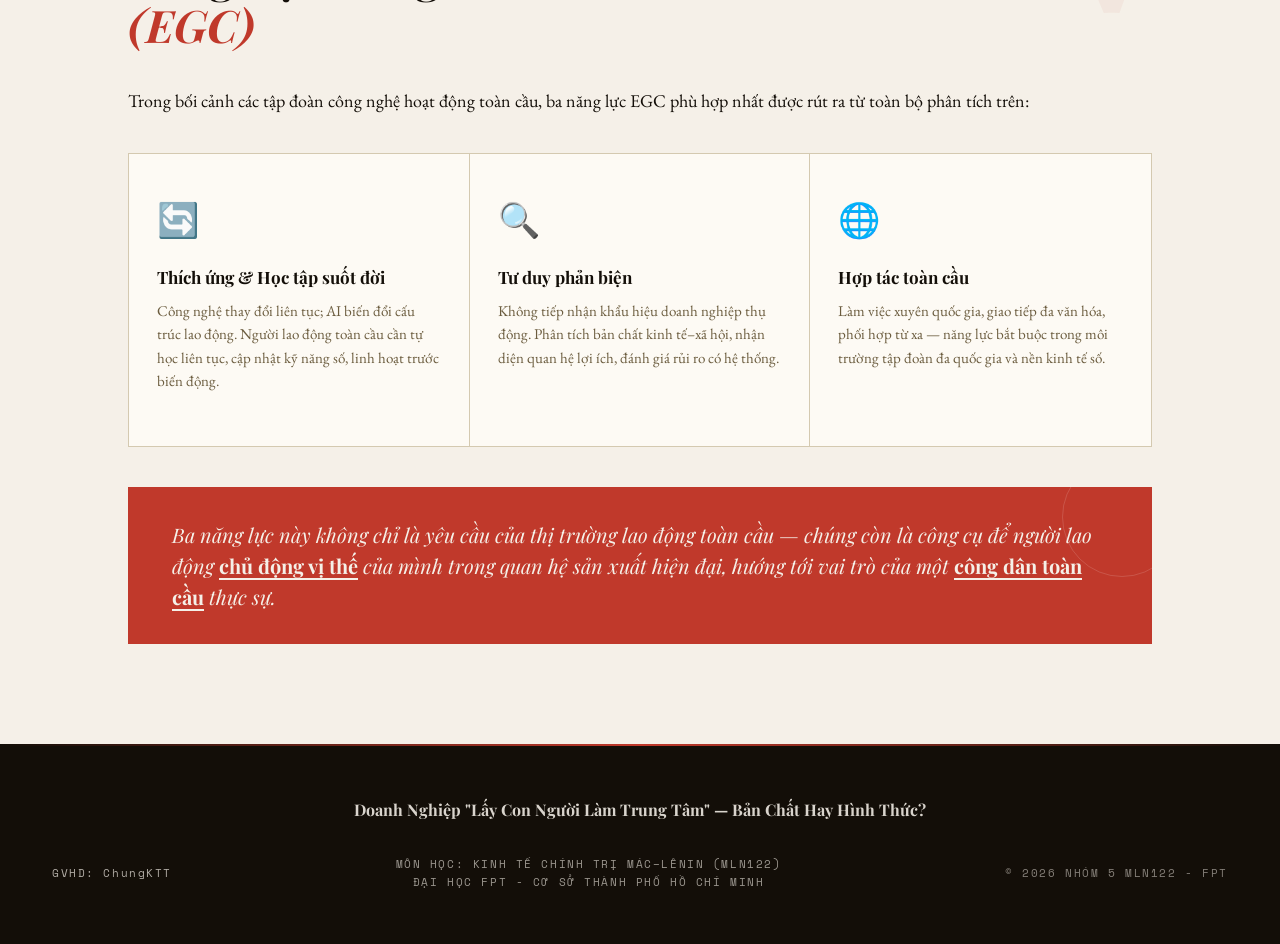
<file: triet-hoc-ktct.html>
<!DOCTYPE html>
<html lang="vi">
<head>
<meta charset="UTF-8">
<meta name="viewport" content="width=device-width, initial-scale=1.0">
<title>Con Người Làm Trung Tâm — Kinh Tế Chính Trị Mác–Lênin</title>
<link href="https://fonts.googleapis.com/css2?family=Playfair+Display:ital,wght@0,400;0,700;0,900;1,400;1,700&family=EB+Garamond:ital,wght@0,400;0,500;0,600;1,400;1,500&family=Space+Mono:wght@400;700&display=swap" rel="stylesheet">
<link rel="stylesheet" href="triet-hoc-ktct.css">

</head>
<body>

<!-- HERO -->
<header class="hero">
  <div class="hero-bg"></div>
  <div class="hero-grid"></div>
  <div class="orb orb-1"></div>
  <div class="orb orb-2"></div>
  <div class="orb orb-3"></div>
  <div class="hero-ring">
    <svg viewBox="0 0 210 210" fill="none">
      <circle cx="105" cy="105" r="103" stroke="rgba(192,57,43,0.22)" stroke-width="1" stroke-dasharray="6 10"/>
      <circle cx="105" cy="105" r="76" stroke="rgba(192,57,43,0.1)" stroke-width="1"/>
      <text x="105" y="109" text-anchor="middle" fill="rgba(192,57,43,0.28)" font-family="Space Mono" font-size="9" letter-spacing="2">KTCT</text>
    </svg>
  </div>

  <div class="hero-content">
    <div class="hero-label">Kinh Tế Chính Trị Mác – Lênin · Phân Tích Doanh Nghiệp Hiện Đại</div>
    <h1 class="hero-title">
      Doanh Nghiệp<br>
      <span class="acc">"Lấy Con Người</span><br>
      <span class="acc">Làm Trung Tâm"</span><br>
      <span class="thin">— Bản Chất Hay Hình Thức?</span>
    </h1>
    <p class="hero-sub">Vận dụng lý luận giá trị thặng dư của C. Mác để nhận diện bản chất mô hình doanh nghiệp hiện đại và liên hệ thực tiễn sinh viên mới ra trường.</p>
    <div class="hero-tags">
      <span class="tag">Giá trị thặng dư</span>
      <span class="tag">Tư bản khả biến</span>
      <span class="tag">Lao động làm thuê</span>
      <span class="tag">Human Capital</span>
      <span class="tag">People-First</span>
      <span class="tag">EGC</span>
    </div>
  </div>

</header>

<!-- TICKER -->
<div class="ticker" aria-hidden="true">
  <div class="ticker-inner">
    <span>Giá trị thặng dư</span><span class="sep">✦</span>
    <span>Human Capital</span><span class="sep">✦</span>
    <span>Lao động làm thuê</span><span class="sep">✦</span>
    <span>Tư bản khả biến</span><span class="sep">✦</span>
    <span>Growth Mindset</span><span class="sep">✦</span>
    <span>Tỷ suất lợi nhuận</span><span class="sep">✦</span>
    <span>People-First</span><span class="sep">✦</span>
    <span>Năng suất lao động</span><span class="sep">✦</span>
    <span>Giá trị thặng dư</span><span class="sep">✦</span>
    <span>Human Capital</span><span class="sep">✦</span>
    <span>Lao động làm thuê</span><span class="sep">✦</span>
    <span>Tư bản khả biến</span><span class="sep">✦</span>
    <span>Growth Mindset</span><span class="sep">✦</span>
    <span>Tỷ suất lợi nhuận</span><span class="sep">✦</span>
    <span>People-First</span><span class="sep">✦</span>
    <span>Năng suất lao động</span><span class="sep">✦</span>
  </div>
</div>

<!-- NAV -->
<nav class="nav">
  <a href="#intro">Đặt vấn đề</a>
  <a href="#ch1">I · Doanh nghiệp</a>
  <a href="#ch2">II · Giá trị thặng dư</a>
  <a href="#ch3">III · Sinh viên</a>
  <a href="#ch4">IV · Bài học</a>
  <a href="#ch5">V · EGC</a>
</nav>

<!-- BODY -->
<main class="page">

  <!-- ĐẶT VẤN ĐỀ -->
  <section class="chapter reveal" id="intro">
    <div class="ch-label">Đặt vấn đề</div>
    <h2 class="ch-title">Bối Cảnh & <em>Yêu Cầu Phân Tích</em></h2>

    <p>Trong nhiều doanh nghiệp hiện nay — đặc biệt là các công ty công nghệ, khởi nghiệp và tập đoàn toàn cầu — "con người" được tuyên bố là "trung tâm của sự phát triển" và là "tài sản quý giá nhất". Các khái niệm như <em>nguồn nhân lực</em> (human resources) hay hiện đại hơn là <em>vốn nhân lực</em> (human capital) được sử dụng để nhấn mạnh vai trò của con người như một yếu tố quyết định hiệu quả và lợi nhuận.</p>

    <p>Tuy nhiên, dưới góc nhìn của <strong>Kinh tế chính trị Mác – Lênin</strong>, việc doanh nghiệp đầu tư vào con người, nâng cao năng suất và tối ưu hóa lao động vẫn có thể là biểu hiện của các phương pháp sản xuất giá trị thặng dư ngày càng tinh vi hơn — đặc biệt là <em>giá trị thặng dư tương đối</em> và <em>siêu ngạch</em>.</p>

    <div class="two-col stagger reveal">
      <div class="card">
        <div class="card-title">Đối tượng phân tích</div>
        <ul class="sl">
          <li>Startup, tập đoàn đa quốc gia, nền tảng số tuyên bố "people-first"</li>
          <li>Case study điển hình: tập đoàn công nghệ toàn cầu (Microsoft)</li>
          <li>Chiến lược đào tạo, văn hóa sáng tạo, đa dạng hóa nhân lực</li>
        </ul>
      </div>
      <div class="card dark">
        <div class="card-title">Câu hỏi trung tâm</div>
        <ul class="sl">
          <li>"Lấy con người làm trung tâm" — bản chất hay hình thức mới?</li>
          <li>Quy luật giá trị thặng dư còn vận hành trong mô hình này?</li>
          <li>Sinh viên được phát triển năng lực hay bị bóc lột dưới hình thức mới?</li>
        </ul>
      </div>
    </div>
  </section>

  <div class="div reveal"><span>✦ NỘI DUNG PHÂN TÍCH ✦</span></div>

  <!-- CH I -->
  <section class="chapter reveal" id="ch1">
    <div class="ch-num">I</div>
    <div class="ch-label">Phần I</div>
    <h2 class="ch-title">Phân Tích Doanh Nghiệp <em>"Lấy Con Người Làm Trung Tâm"</em> — Bản Chất Hay Hình Thức?</h2>

    <p>Lấy Microsoft làm case study điển hình: tập đoàn nhấn mạnh định hướng phát triển con người trong chiến lược toàn cầu, công bố sáng kiến <strong>Microsoft Elevate: Putting People First</strong> — hỗ trợ các nhóm, trường học và cộng đồng phát triển kỹ năng trong thời đại AI và chuyển đổi số.</p>

    <div class="pq reveal">
      <p>"Sứ mệnh của chúng tôi là trao quyền cho mỗi cá nhân và tổ chức để họ đạt được nhiều thành tựu hơn. Chúng tôi luôn đặt con người ở vị trí trung tâm và xây dựng môi trường làm việc cân bằng, đa dạng và không bỏ ai lại phía sau."</p>
      <cite>— Microsoft Việt Nam · Tuyên bố chiến lược nhân sự</cite>
    </div>

    <div class="two-col stagger reveal">
      <div class="card">
        <div class="card-title">Biểu hiện "người-trung-tâm"</div>
        <ul class="sl">
          <li>Chương trình đào tạo kỹ năng AI toàn cầu, học tập liên tục</li>
          <li>Môi trường làm việc đa dạng, hòa nhập, cân bằng</li>
          <li>Cam kết "không bỏ ai lại phía sau"</li>
          <li>Phúc lợi, văn hóa sáng tạo, growth mindset</li>
        </ul>
      </div>
      <div class="card dark">
        <div class="card-title">Góc khuất cần phân tích</div>
        <ul class="sl">
          <li>Đầu tư con người → năng suất tăng → lợi nhuận tăng</li>
          <li>Môi trường sáng tạo → cường độ lao động trí tuệ cao hơn</li>
          <li>Đào tạo là công cụ tăng giá trị thặng dư tương đối</li>
          <li>Phúc lợi → gắn kết lao động, giảm chi phí thay thế nhân sự</li>
        </ul>
      </div>
    </div>

    <div class="hl reveal">
      <p>Về mặt truyền thông và chiến lược, doanh nghiệp xây dựng hình ảnh lấy con người làm trung tâm — nhưng <strong>đây có phải là bản chất hay là phương thức quản trị tư bản hiện đại?</strong></p>
    </div>
  </section>

  <div class="div reveal"><span>✦ LÝ LUẬN MÁC–LÊNIN ✦</span></div>

  <!-- CH II -->
  <section class="chapter reveal" id="ch2">
    <div class="ch-num">II</div>
    <div class="ch-label">Phần II</div>
    <h2 class="ch-title">Nhận Diện Bản Chất Qua Lý Luận <em>Giá Trị Thặng Dư</em></h2>

    <p>Giá trị thặng dư là phân tích về quan hệ lợi ích giữa nhà tư bản với người lao động — phần giá trị do lao động tạo ra vượt quá giá trị sức lao động được trả. C. Mác khẳng định: <em>giá trị thặng dư, được quan niệm là con đẻ của toàn bộ tư bản ứng trước, mang hình thái chuyển hóa là lợi nhuận.</em></p>

    <div class="fz reveal">
      <div class="fz-wm">Karl Marx · Das Kapital</div>
      <div class="fz-lbl">Hệ thống công thức — Kinh tế chính trị Mác</div>
      <div class="fz-grid stagger">
        <div class="fc"><div class="fc-eq"><span>k</span> = c + v</div><div class="fc-desc">Chi phí sản xuất TBCN: tư bản bất biến + tư bản khả biến</div></div>
        <div class="fc"><div class="fc-eq"><span>G</span> = k + m</div><div class="fc-desc">Giá trị hàng hóa = chi phí sản xuất + giá trị thặng dư</div></div>
        <div class="fc"><div class="fc-eq"><span>G</span> = k + p</div><div class="fc-desc">Lợi nhuận (p) là hình thái chuyển hóa của giá trị thặng dư (m)</div></div>
        <div class="fc"><div class="fc-eq"><span>p'</span> = p/(c+v)×100%</div><div class="fc-desc">Tỷ suất lợi nhuận: mức doanh lợi đầu tư tư bản hàng năm</div></div>
      </div>
      <div class="fz-vars">
        <div class="fv"><span class="fv-s">c</span><span class="fv-t">Tư bản bất biến — máy móc, công nghệ, hạ tầng, server</span></div>
        <div class="fv"><span class="fv-s">v</span><span class="fv-t">Tư bản khả biến — tiền lương toàn bộ người lao động</span></div>
        <div class="fv"><span class="fv-s">m</span><span class="fv-t">Giá trị thặng dư — phần lao động không được trả công</span></div>
        <div class="fv"><span class="fv-s">p</span><span class="fv-t">Lợi nhuận — hình thái chuyển hóa biểu hiện của m</span></div>
        <div class="fv"><span class="fv-s">k</span><span class="fv-t">Chi phí sản xuất tư bản chủ nghĩa (c + v)</span></div>
        <div class="fv"><span class="fv-s">p'</span><span class="fv-t">Tỷ suất lợi nhuận — thước đo hiệu quả tư bản</span></div>
      </div>
    </div>

    <h3 class="sub3">Áp dụng vào mô hình doanh nghiệp công nghệ</h3>
    <div class="two-col stagger reveal">
      <div class="card">
        <div class="card-title">c — Tư bản bất biến</div>
        <ul class="sl">
          <li>Hệ thống server, trung tâm dữ liệu toàn cầu</li>
          <li>Phần mềm, nền tảng cloud, công nghệ AI</li>
          <li>Tài sản trí tuệ, patent tích lũy qua nhiều năm</li>
          <li>Hạ tầng điện toán, đầu tư R&D</li>
        </ul>
      </div>
      <div class="card">
        <div class="card-title">v — Tư bản khả biến</div>
        <ul class="sl">
          <li>Kỹ sư phần mềm, lập trình viên các cấp</li>
          <li>Chuyên gia dữ liệu, nhà nghiên cứu AI</li>
          <li>Nhân viên sáng tạo, quản lý sản phẩm</li>
          <li>Toàn bộ lực lượng lao động trí tuệ</li>
        </ul>
      </div>
    </div>

    <h3 class="sub3">Ba phương thức gia tăng p' trong mô hình "people-first"</h3>
    <div class="cg stagger reveal">
      <div class="cc" data-n="①">
        <h4>Tăng tỷ suất giá trị thặng dư</h4>
        <p>Đào tạo kỹ năng, văn hóa "growth mindset", hệ thống đánh giá hiệu suất → tăng năng suất lao động trí tuệ → m tăng → p tăng → p' tăng.</p>
      </div>
      <div class="cc" data-n="②">
        <h4>Tăng tốc chu chuyển tư bản</h4>
        <p>Sản phẩm số: chi phí tái sản xuất gần bằng 0, bán toàn cầu tức thì. Vòng quay tư bản nhanh → tổng lợi nhuận năm tăng mạnh → p' tăng.</p>
      </div>
      <div class="cc" data-n="③">
        <h4>Tiết kiệm tư bản bất biến</h4>
        <p>Điện toán đám mây, tự động hóa quy trình → giảm chi phí trên mỗi đơn vị sản phẩm → c giảm tương đối → tỷ suất lợi nhuận tăng.</p>
      </div>
    </div>
    <div class="cc-concl reveal">
      <h4>"People-first" là phương tiện</h4>
      <p>Phát triển con người không phủ định quy luật giá trị thặng dư — mà là <em>phương thức hiện đại và tinh vi hơn</em> để tối ưu hóa p'.</p>
    </div>

    <div class="hl reveal">
      <p><strong>"Lấy con người làm trung tâm"</strong> không phủ định quy luật giá trị thặng dư mà là phương thức hiện đại để nâng cao năng suất lao động và tối ưu hóa lợi nhuận. Con người vừa là đối tượng được phát triển, vừa là nguồn tạo ra giá trị mới.</p>
    </div>
  </section>

  <div class="div reveal"><span>✦ LIÊN HỆ THỰC TIỄN ✦</span></div>

  <!-- CH III -->
  <section class="chapter reveal" id="ch3">
    <div class="ch-num">III</div>
    <div class="ch-label">Phần III</div>
    <h2 class="ch-title">Sinh Viên Mới Ra Trường —<br><em>Được Phát Triển</em> Hay <em>Bị Bóc Lột</em>?</h2>

    <p>Dưới góc nhìn lý luận giá trị thặng dư, sinh viên mới ra trường khi tham gia vào doanh nghiệp công nghệ cũng nằm trong quan hệ cơ bản:</p>

    <div class="pq reveal">
      <p>Lao động làm thuê → tạo ra giá trị mới → một phần được trả công (v), phần còn lại trở thành giá trị thặng dư (m) → chuyển hóa thành lợi nhuận (p).</p>
    </div>

    <div class="vs reveal">
      <div class="vs-s pos">
        <span class="vs-tag">✓ Được phát triển</span>
        <h3>Góc nhìn tích cực</h3>
        <ul class="sl">
          <li>Đào tạo chuyên môn, kỹ năng mềm, tư duy toàn cầu</li>
          <li>Tiếp cận công nghệ hiện đại: AI, Cloud, Data</li>
          <li>Môi trường đa văn hóa, quốc tế hóa</li>
          <li>Thu nhập cao hơn mặt bằng thị trường</li>
          <li>Tích lũy vốn con người (human capital) dài hạn</li>
          <li>Nâng cao năng suất lao động và giá trị bản thân</li>
        </ul>
      </div>
      <div class="vs-s neg">
        <span class="vs-tag">⚠ Bị bóc lột (nghĩa kinh tế)</span>
        <h3>Góc nhìn phê phán Mác-xít</h3>
        <ul class="sl">
          <li>Cường độ làm việc cao, áp lực KPI, deadline liên tục</li>
          <li>Hiệu suất đo lường chặt chẽ — tối đa hóa m</li>
          <li>Giá trị tạo ra >> tiền lương thực nhận</li>
          <li>Một dòng code có thể tạo doanh thu hàng triệu USD</li>
          <li>Vẫn nằm trong quan hệ tạo giá trị thặng dư</li>
          <li>"Bóc lột" ẩn sau văn hóa sáng tạo, phúc lợi hấp dẫn</li>
        </ul>
      </div>
    </div>

    <h3 class="sub3">Nhận định cân bằng</h3>
    <p>Sinh viên mới ra trường vừa được phát triển, vừa tham gia vào quá trình tạo giá trị thặng dư. Bóc lột không còn biểu hiện thô sơ — thay vào đó là môi trường sáng tạo, phúc lợi, văn hóa tích cực che khuất bản chất quan hệ sản xuất.</p>

    <div class="card reveal" style="border-top-color:var(--gold); margin-top:24px">
      <div class="card-title" style="color:var(--gold)">👉 Vấn đề thực sự cần đặt ra</div>
      <ul class="sl">
        <li>Mức độ phân phối lợi ích giữa tư bản và lao động có công bằng không?</li>
        <li>Người lao động có cơ hội thực sự nâng cao vị thế của mình không?</li>
        <li>Có khả năng chuyển từ người làm thuê sang cổ đông, nhà sáng tạo, nhà khởi nghiệp không?</li>
      </ul>
    </div>
  </section>

  <div class="div reveal"><span>✦ BÀI HỌC NHẬN THỨC ✦</span></div>

  <!-- CH IV -->
  <section class="chapter reveal" id="ch4">
    <div class="ch-num">IV</div>
    <div class="ch-label">Phần IV</div>
    <h2 class="ch-title">Bài Học <em>Nhận Thức & Hành Động</em> Cho Sinh Viên</h2>

    <div class="cg stagger reveal">
      <div class="cc" data-n="1">
        <h4>Không nhìn khẩu hiệu cảm tính</h4>
        <p>"Lấy con người làm trung tâm" là chiến lược quản trị, không thay đổi bản chất vận hành theo quy luật lợi nhuận. Cần tư duy khoa học, không nhìn một chiều.</p>
      </div>
      <div class="cc" data-n="2">
        <h4>Chủ động nâng cao vị thế</h4>
        <p>Giá trị bản thân phụ thuộc vào năng suất lao động. Càng tạo ra giá trị lớn, vị thế đàm phán càng cao — hướng đến chuyển đổi từ lao động làm thuê sang chủ thể sáng tạo.</p>
      </div>
      <div class="cc" data-n="3">
        <h4>Phát triển bản thân dài hạn</h4>
        <p>Lao động trí tuệ là nguồn tạo giá trị chính trong nền kinh tế số. Năng lực học tập suốt đời là yếu tố sống còn khi công nghệ thay đổi liên tục.</p>
      </div>
      <div class="cc" data-n="4">
        <h4>Nhận thức hai mặt của doanh nghiệp</h4>
        <p>Doanh nghiệp vừa tạo cơ hội phát triển, vừa tối đa hóa lợi nhuận. Đánh giá trong mối quan hệ lợi ích hai chiều, không tuyệt đối hóa hay phủ định hoàn toàn.</p>
      </div>
    </div>
  </section>

  <div class="div reveal"><span>✦ NĂNG LỰC CÔNG DÂN TOÀN CẦU ✦</span></div>

  <!-- CH V -->
  <section class="chapter reveal" id="ch5">
    <div class="ch-num">V</div>
    <div class="ch-label">Phần V</div>
    <h2 class="ch-title">Năng Lực Công Dân Toàn Cầu <em>(EGC)</em></h2>

    <p>Trong bối cảnh các tập đoàn công nghệ hoạt động toàn cầu, ba năng lực EGC phù hợp nhất được rút ra từ toàn bộ phân tích trên:</p>

    <div class="cr stagger reveal">
      <div class="ci">
        <span class="ci-icon">🔄</span>
        <div class="ci-title">Thích ứng &amp; Học tập suốt đời</div>
        <p class="ci-body">Công nghệ thay đổi liên tục; AI biến đổi cấu trúc lao động. Người lao động toàn cầu cần tự học liên tục, cập nhật kỹ năng số, linh hoạt trước biến động.</p>
      </div>
      <div class="ci">
        <span class="ci-icon">🔍</span>
        <div class="ci-title">Tư duy phản biện</div>
        <p class="ci-body">Không tiếp nhận khẩu hiệu doanh nghiệp thụ động. Phân tích bản chất kinh tế–xã hội, nhận diện quan hệ lợi ích, đánh giá rủi ro có hệ thống.</p>
      </div>
      <div class="ci">
        <span class="ci-icon">🌐</span>
        <div class="ci-title">Hợp tác toàn cầu</div>
        <p class="ci-body">Làm việc xuyên quốc gia, giao tiếp đa văn hóa, phối hợp từ xa — năng lực bắt buộc trong môi trường tập đoàn đa quốc gia và nền kinh tế số.</p>
      </div>
    </div>

    <div class="hl reveal">
      <p>Ba năng lực này không chỉ là yêu cầu của thị trường lao động toàn cầu — chúng còn là công cụ để người lao động <strong>chủ động vị thế</strong> của mình trong quan hệ sản xuất hiện đại, hướng tới vai trò của một <strong>công dân toàn cầu</strong> thực sự.</p>
    </div>
  </section>

</main>

<footer>
  <strong>Doanh Nghiệp "Lấy Con Người Làm Trung Tâm" — Bản Chất Hay Hình Thức?</strong>
  <div class="footer-copyright">
    <div class="instructor">
      GVHD: ChungKTT</div>
    <div class="course">
      MÔN HỌC: KINH TẾ CHÍNH TRỊ MÁC–LÊNIN (MLN122)<br>
      ĐẠI HỌC FPT - CƠ SỞ THÀNH PHỐ HỒ CHÍ MINH
    </div>
    <div class="copyright">© 2026 NHÓM 5 MLN122 - FPT</div>
  </div>
</footer>

<script src="triet-hoc-ktct.js"></script>
</body>
</html>
</file>
<file: triet-hoc-ktct.css>
:root {
  --red: #C0392B;
  --dark-red: #8B1A1A;
  --black: #130E08;
  --cream: #F5F0E8;
  --warm-white: #FDFAF4;
  --gold: #B8860B;
  --mid: #6B5C3E;
  --light-mid: #D4C9B0;
}

*, *::before, *::after { box-sizing: border-box; margin: 0; padding: 0; }
html { scroll-behavior: smooth; }

body {
  background: var(--cream);
  color: var(--black);
  font-family: 'EB Garamond', Georgia, serif;
  font-size: 18px;
  line-height: 1.78;
  overflow-x: hidden;
}

body::after {
  content: '';
  position: fixed; inset: 0;
  pointer-events: none; z-index: 9998;
  background-image: url("data:image/svg+xml,%3Csvg xmlns='http://www.w3.org/2000/svg' width='300' height='300'%3E%3Cfilter id='n'%3E%3CfeTurbulence type='fractalNoise' baseFrequency='0.75' numOctaves='4' stitchTiles='stitch'/%3E%3C/filter%3E%3Crect width='300' height='300' filter='url(%23n)' opacity='0.03'/%3E%3C/svg%3E");
  opacity: 0.5;
}

/* ══ HERO ══ */
.hero {
  min-height: 100vh;
  background: var(--black);
  position: relative;
  overflow: hidden;
  display: flex;
  flex-direction: column;
  justify-content: flex-end;
}

.hero-bg {
  position: absolute; inset: 0;
  background:
    radial-gradient(ellipse 70% 60% at 15% 85%, rgba(192,57,43,0.18) 0%, transparent 55%),
    radial-gradient(ellipse 50% 70% at 88% 15%, rgba(139,26,26,0.14) 0%, transparent 50%),
    radial-gradient(ellipse 40% 40% at 60% 50%, rgba(184,134,11,0.06) 0%, transparent 60%),
    linear-gradient(150deg, #0A0804 0%, #130E08 60%, #1C0808 100%);
  animation: bgPulse 8s ease-in-out infinite alternate;
}
@keyframes bgPulse { 0%{opacity:1} 100%{opacity:0.85} }

.hero-grid {
  position: absolute;
  inset: -50%; width: 200%; height: 200%;
  background-image:
    linear-gradient(rgba(192,57,43,0.055) 1px, transparent 1px),
    linear-gradient(90deg, rgba(192,57,43,0.055) 1px, transparent 1px);
  background-size: 70px 70px;
  animation: gridDrift 22s linear infinite;
}
@keyframes gridDrift { 0%{transform:translate(0,0)} 100%{transform:translate(70px,70px)} }

.orb {
  position: absolute; border-radius: 50%;
  filter: blur(60px);
  animation: orbFloat linear infinite;
  pointer-events: none;
}
.orb-1 { width:300px;height:300px; background:rgba(192,57,43,0.12); top:10%;left:-5%; animation-duration:18s; }
.orb-2 { width:200px;height:200px; background:rgba(184,134,11,0.08); top:60%;right:10%; animation-duration:14s; animation-delay:-6s; }
.orb-3 { width:150px;height:150px; background:rgba(192,57,43,0.07); bottom:20%;left:40%; animation-duration:22s; animation-delay:-10s; }
@keyframes orbFloat {
  0%{transform:translateY(0)translateX(0)} 25%{transform:translateY(-30px)translateX(15px)}
  50%{transform:translateY(-10px)translateX(30px)} 75%{transform:translateY(-40px)translateX(10px)}
  100%{transform:translateY(0)translateX(0)}
}

.hero-ring {
  position: absolute; top: 7%; right: 7%;
  width: 210px; height: 210px; pointer-events: none;
}
.hero-ring svg { width:100%; height:100%; animation: ringRot 30s linear infinite; }
@keyframes ringRot { from{transform:rotate(0deg)} to{transform:rotate(360deg)} }

.hero-content {
  position: relative; z-index: 2;
  padding: 80px 80px 60px;
  border-top: 1px solid rgba(192,57,43,0.35);
}

.hero-label {
  font-family: 'Space Mono', monospace;
  font-size: 10px; letter-spacing: 0.3em; text-transform: uppercase;
  color: var(--red); margin-bottom: 28px;
  display: flex; align-items: center; gap: 14px;
  opacity: 0; animation: slideUp 0.7s ease forwards 0.3s;
}
.hero-label::before { content:''; width:36px; height:1px; background:var(--red); }

.hero-title {
  font-family: 'Playfair Display', serif;
  font-size: clamp(44px, 6.5vw, 90px);
  font-weight: 900; line-height: 0.93;
  letter-spacing: -0.025em; color: var(--cream);
  margin-bottom: 28px;
  opacity: 0; animation: slideUp 0.9s ease forwards 0.5s;
}
.hero-title .acc { color: var(--red); font-style: italic; }
.hero-title .thin { font-weight: 400; font-style: italic; color: rgba(245,240,232,0.72); }

.hero-sub {
  font-family: 'EB Garamond', serif; font-size: 19px; font-style: italic;
  color: rgba(245,240,232,0.75); max-width: 580px; line-height: 1.65; margin-bottom: 44px;
  opacity: 0; animation: slideUp 0.9s ease forwards 0.7s;
}

.hero-tags {
  display: flex; flex-wrap: wrap; gap: 10px;
  opacity: 0; animation: slideUp 0.9s ease forwards 0.9s;
}
.tag {
  font-family: 'Space Mono', monospace; font-size: 10px; letter-spacing: 0.12em;
  text-transform: uppercase; color: rgba(245,240,232,0.72);
  border: 1px solid rgba(245,240,232,0.18); padding: 7px 16px;
  transition: border-color 0.3s, color 0.3s;
}
.tag:hover { border-color: var(--red); color: var(--red); }

.scroll-hint {
  position: absolute; bottom: 26px; left: 50%; transform: translateX(-50%);
  display: flex; flex-direction: column; align-items: center; gap: 8px;
  opacity: 0; animation: fadeIn 1s ease forwards 1.5s;
}
.scroll-hint span { font-family:'Space Mono',monospace; font-size:9px; letter-spacing:0.25em; color:rgba(245,240,232,0.5); text-transform:uppercase; }
.scroll-arrow { width:1px; height:40px; background:linear-gradient(to bottom, rgba(192,57,43,0.6), transparent); animation:scrollBob 2s ease-in-out infinite; }
@keyframes scrollBob { 0%,100%{transform:scaleY(1);opacity:0.6} 50%{transform:scaleY(1.3);opacity:1} }

@keyframes slideUp { from{opacity:0;transform:translateY(28px)} to{opacity:1;transform:translateY(0)} }
@keyframes fadeIn  { from{opacity:0} to{opacity:1} }

/* ══ TICKER ══ */
.ticker { background:var(--red); overflow:hidden; white-space:nowrap; padding:10px 0; }
.ticker-inner { display:inline-block; animation:tick 28s linear infinite; }
.ticker-inner span { font-family:'Space Mono',monospace; font-size:10px; letter-spacing:0.15em; text-transform:uppercase; color:rgba(255,255,255,0.85); padding:0 32px; }
.ticker-inner span.sep { color:rgba(255,255,255,0.25); padding:0; }
@keyframes tick { 0%{transform:translateX(0)} 100%{transform:translateX(-50%)} }

/* ══ NAV ══ */
.nav {
  background:rgba(19,14,8,0.97); backdrop-filter:blur(12px);
  border-bottom:2px solid var(--red);
  position:sticky; top:0; z-index:200;
  padding:0 80px; display:flex; align-items:center; overflow-x:auto;
}
.nav a {
  font-family:'Space Mono',monospace; font-size:9.5px; letter-spacing:0.12em; text-transform:uppercase;
  color:rgba(245,240,232,0.62); text-decoration:none;
  padding:15px 22px; border-right:1px solid rgba(255,255,255,0.05);
  white-space:nowrap; transition:color 0.25s, background 0.25s;
  position:relative;
}
.nav a::after { content:''; position:absolute; bottom:0;left:0;right:0; height:2px; background:var(--red); transform:scaleX(0); transition:transform 0.25s; }
.nav a:hover { color:var(--cream); background:rgba(192,57,43,0.06); }
.nav a:hover::after { transform:scaleX(1); }
.nav a:first-child { border-left:1px solid rgba(255,255,255,0.05); }

/* ══ PAGE ══ */
.page { max-width:1120px; margin:0 auto; padding:0 48px; }

/* ══ CHAPTER ══ */
.chapter { padding:88px 0 0; position:relative; }
.chapter + .chapter { border-top:1px solid var(--light-mid); margin-top:80px; }

.ch-num {
  font-family:'Playfair Display',serif; font-size:150px; font-weight:900;
  color:rgba(192,57,43,0.05); position:absolute; top:44px; right:-10px;
  line-height:1; user-select:none; pointer-events:none;
}
.ch-label {
  font-family:'Space Mono',monospace; font-size:9.5px; letter-spacing:0.3em;
  text-transform:uppercase; color:var(--red); margin-bottom:14px;
  display:flex; align-items:center; gap:12px;
}
.ch-label::after { content:''; width:60px; height:1px; background:var(--red); opacity:0.35; }
.ch-title {
  font-family:'Playfair Display',serif;
  font-size:clamp(26px, 3.5vw, 46px); font-weight:700; line-height:1.1;
  margin-bottom:36px; max-width:720px;
}
.ch-title em { color:var(--red); font-style:italic; }

/* ══ REVEAL ══ */
.reveal { opacity:0; transform:translateY(28px); transition:opacity 0.75s ease, transform 0.75s ease; }
.reveal.visible { opacity:1; transform:none; }

.stagger > * { opacity:0; transform:translateY(18px); transition:opacity 0.6s ease, transform 0.6s ease; }
.stagger.visible > *:nth-child(1){opacity:1;transform:none;transition-delay:0s}
.stagger.visible > *:nth-child(2){opacity:1;transform:none;transition-delay:0.1s}
.stagger.visible > *:nth-child(3){opacity:1;transform:none;transition-delay:0.2s}
.stagger.visible > *:nth-child(4){opacity:1;transform:none;transition-delay:0.3s}
.stagger.visible > *:nth-child(5){opacity:1;transform:none;transition-delay:0.4s}
.stagger.visible > *:nth-child(6){opacity:1;transform:none;transition-delay:0.5s}

/* ══ PULL QUOTE ══ */
.pq {
  border-left:4px solid var(--red); padding:20px 36px;
  margin:40px 0; background:rgba(192,57,43,0.04); position:relative; overflow:hidden;
  transition:transform 0.3s ease, box-shadow 0.3s ease;
}
.pq:hover { transform:translateY(-4px); box-shadow:0 12px 36px rgba(0,0,0,0.08); }
.pq::before {
  content:'\201C'; font-family:'Playfair Display',serif; font-size:100px;
  color:var(--red); opacity:0.16; position:absolute; top:-14px; left:12px; line-height:1; pointer-events:none;
}
.pq p { font-family:'Playfair Display',serif; font-size:21px; font-style:italic; line-height:1.55; margin:0; padding-top:18px; }
.pq cite { display:block; font-family:'Space Mono',monospace; font-size:10px; color:var(--mid); letter-spacing:0.1em; margin-top:14px; font-style:normal; }

/* ══ TWO COL ══ */
.two-col { display:grid; grid-template-columns:1fr 1fr; gap:36px; margin:36px 0; }

.card {
  background:var(--warm-white); border:1px solid var(--light-mid); border-top:3px solid var(--red);
  padding:30px; transition:transform 0.3s ease, box-shadow 0.3s ease;
}
.card:hover { transform:translateY(-5px); box-shadow:0 14px 40px rgba(0,0,0,0.1); }
.card.dark { background:var(--black); color:var(--cream); border-color:rgba(192,57,43,0.4); }
.card-title { font-family:'Playfair Display',serif; font-size:19px; font-weight:700; color:var(--red); margin-bottom:14px; }
.card.dark .card-title { color:#E8A090; }

/* ══ FORMULA ZONE ══ */
.fz {
  background:var(--black); color:var(--cream);
  padding:56px 56px 48px; margin:52px 0;
  position:relative; overflow:hidden;
  transition:transform 0.3s ease, box-shadow 0.3s ease;
}
.fz:hover { transform:translateY(-4px); box-shadow:0 16px 48px rgba(0,0,0,0.3); }
.fz::before {
  content:''; position:absolute; top:-50px; right:-50px;
  width:180px; height:180px; border:1px solid rgba(192,57,43,0.18);
  border-radius:50%; animation:spinRing 22s linear infinite;
}
.fz::after {
  content:''; position:absolute; top:-25px; right:-25px;
  width:130px; height:130px; border:1px solid rgba(192,57,43,0.10);
  border-radius:50%; animation:spinRing 15s linear infinite reverse;
}
@keyframes spinRing { from{transform:rotate(0deg)} to{transform:rotate(360deg)} }

.fz-wm {
  position:absolute; bottom:20px; right:28px;
  font-family:'Space Mono',monospace; font-size:9px; letter-spacing:0.4em;
  color:rgba(192,57,43,0.1); text-transform:uppercase; writing-mode:vertical-rl;
}
.fz-lbl { font-family:'Space Mono',monospace; font-size:9.5px; letter-spacing:0.3em; text-transform:uppercase; color:var(--red); margin-bottom:36px; }
.fz-grid { display:grid; grid-template-columns:repeat(auto-fit,minmax(210px,1fr)); gap:20px; margin-bottom:36px; }
.fc {
  border:1px solid rgba(192,57,43,0.22); padding:22px 26px;
  transition:transform 0.3s ease, box-shadow 0.3s ease, border-color 0.3s, background 0.3s; cursor:default;
}
.fc:hover { border-color:rgba(192,57,43,0.55); background:rgba(192,57,43,0.06); transform:translateY(-4px); box-shadow:0 10px 28px rgba(0,0,0,0.25); }
.fc-eq { font-family:'Playfair Display',serif; font-size:30px; font-weight:900; color:var(--cream); margin-bottom:10px; }
.fc-eq span { color:var(--red); }
.fc-desc { font-family:'EB Garamond',serif; font-size:14px; color:rgba(245,240,232,0.8); line-height:1.55; }
.fz-vars { display:grid; grid-template-columns:repeat(auto-fit,minmax(200px,1fr)); border-top:1px solid rgba(255,255,255,0.06); }
.fv { display:flex; align-items:flex-start; gap:14px; padding:14px 16px 14px 0; border-bottom:1px solid rgba(255,255,255,0.04); }
.fv-s { font-family:'Playfair Display',serif; font-size:22px; font-weight:700; color:var(--red); min-width:28px; line-height:1.3; }
.fv-t { font-family:'EB Garamond',serif; font-size:14px; color:rgba(245,240,232,0.82); line-height:1.45; padding-top:2px; }

/* ══ HIGHLIGHT ══ */
.hl {
  background:var(--red); color:var(--cream);
  padding:32px 44px; margin:40px 0; position:relative; overflow:hidden;
  transition:transform 0.3s ease, box-shadow 0.3s ease;
}
.hl:hover { transform:translateY(-4px); box-shadow:0 14px 40px rgba(192,57,43,0.35); }
.hl::before { content:''; position:absolute; top:-30px;right:-30px; width:120px;height:120px; border-radius:50%; border:1px solid rgba(255,255,255,0.14); }
.hl p { font-family:'Playfair Display',serif; font-size:20px; font-style:italic; margin:0; line-height:1.55; position:relative; }
.hl strong { font-style:normal; text-decoration:underline; text-underline-offset:4px; }

/* ══ LIST ══ */
ul.sl { list-style:none; margin:18px 0; }
ul.sl li { padding:9px 0 9px 28px; border-bottom:1px solid rgba(107,92,62,0.13); position:relative; font-size:17px; line-height:1.6; }
ul.sl li::before { content:'→'; position:absolute; left:0; color:var(--red); font-family:'Space Mono',monospace; font-size:13px; top:12px; }
ul.sl li:last-child { border-bottom:none; }
.dark ul.sl li, .neg ul.sl li { border-color:rgba(255,255,255,0.1); color:rgba(245,240,232,0.92); }
.dark ul.sl li::before, .neg ul.sl li::before { color:var(--red); }

/* ══ VS SPLIT ══ */
.vs { display:grid; grid-template-columns:1fr 1fr; border:1px solid var(--light-mid); overflow:hidden; margin:36px 0; transition:transform 0.3s ease, box-shadow 0.3s ease; }
.vs:hover { transform:translateY(-5px); box-shadow:0 14px 40px rgba(0,0,0,0.1); }
.vs-s { padding:40px; }
.vs-s.pos { background:var(--warm-white); border-right:2px solid var(--light-mid); }
.vs-s.neg { background:var(--black); color:var(--cream); }
.vs-tag { font-family:'Space Mono',monospace; font-size:9.5px; letter-spacing:0.18em; text-transform:uppercase; padding:5px 14px; display:inline-block; margin-bottom:18px; }
.pos .vs-tag { background:#2ECC71; color:#062212; }
.neg .vs-tag { background:var(--red); color:var(--cream); }
.vs-s h3 { font-family:'Playfair Display',serif; font-size:21px; font-weight:700; margin-bottom:18px; line-height:1.2; }
.neg h3 { color:#E8A090; }

/* ══ C-GRID ══ */
.cg { display:grid; grid-template-columns:repeat(3,1fr); gap:20px; margin:36px 0; }
.cc-concl {
  margin-top:28px; padding:28px 36px;
  border-top:2px solid var(--red);
  border-left:4px solid var(--red);
  background:var(--warm-white);
  display:flex; flex-direction:column; gap:8px;
}
.cc-concl h4 { font-family:'Playfair Display',serif; font-size:17px; font-weight:700; color:var(--red); }
.cc-concl p { font-size:15.5px; color:var(--mid); margin:0; line-height:1.6; }
.cc {
  padding:28px; border:1px solid var(--light-mid); background:var(--warm-white);
  position:relative; overflow:hidden;
  transition:transform 0.3s, box-shadow 0.3s;
}
.cc:hover { transform:translateY(-5px); box-shadow:0 10px 32px rgba(0,0,0,0.09); }
.cc::after { content:attr(data-n); position:absolute; bottom:-12px;right:10px; font-family:'Playfair Display',serif; font-size:90px; font-weight:900; color:rgba(192,57,43,0.05); line-height:1; pointer-events:none; }
.cc h4 { font-family:'Playfair Display',serif; font-size:17px; font-weight:700; color:var(--red); margin-bottom:10px; }
.cc p { font-size:15.5px; color:var(--mid); margin:0; line-height:1.6; }

/* ══ COMP ROW ══ */
.cr { display:grid; grid-template-columns:repeat(3,1fr); border:1px solid var(--light-mid); margin:36px 0; overflow:hidden; }
.ci { padding:36px 28px; border-right:1px solid var(--light-mid); transition:background 0.3s, transform 0.3s ease, box-shadow 0.3s ease; background:var(--warm-white); position:relative; z-index:1; }
.ci:last-child { border-right:none; }
.ci:hover { background:rgba(192,57,43,0.04); transform:translateY(-5px); box-shadow:0 14px 40px rgba(0,0,0,0.1); z-index:2; }
.ci-icon { font-size:34px; margin-bottom:16px; display:block; }
.ci-title { font-family:'Playfair Display',serif; font-size:17px; font-weight:700; margin-bottom:12px; line-height:1.2; }
.ci-body { font-size:15px; color:var(--mid); line-height:1.55; }

/* ══ DIVIDER ══ */
.div { text-align:center; margin:64px 0; position:relative; }
.div::before { content:''; position:absolute; top:50%;left:0;right:0; height:1px; background:var(--light-mid); }
.div span { background:var(--cream); padding:0 22px; position:relative; font-family:'Space Mono',monospace; font-size:10px; color:var(--mid); letter-spacing:0.25em; }

p { margin-bottom:18px; }
.sub3 { font-family:'Playfair Display',serif; font-size:22px; margin:44px 0 20px; color:var(--dark-red); font-weight:700; }

/* ══ FOOTER ══ */
footer {
  background:var(--black); color:rgba(245,240,232,0.62);
  text-align:center; padding:52px; margin-top:100px;
  font-family:'Space Mono',monospace; font-size:10.5px; letter-spacing:0.15em;
  position:relative; overflow:hidden;
}
footer::before { content:''; position:absolute; top:0;left:0;right:0; height:2px; background:linear-gradient(90deg,transparent,var(--red),transparent); }
footer strong { display:block; color:rgba(245,240,232,0.88); font-size:16px; margin-bottom:10px; font-family:'Playfair Display',serif; letter-spacing:0; font-weight:700; }
.footer-copyright { margin-top:30px; display:flex; justify-content:space-between; align-items:center; flex-wrap:wrap; gap:15px; }
.footer-copyright .instructor { color:rgba(245,240,232,0.7); }
.footer-copyright .course { color:rgba(245,240,232,0.6); text-align:center; }
.footer-copyright .copyright { color:rgba(245,240,232,0.5); text-align:right; }

/* ══ RESPONSIVE ══ */
@media(max-width:768px){
  .hero-content{padding:48px 24px 52px}
  .nav{padding:0 16px}
  .page{padding:0 20px}
  .two-col,.vs,.cg,.cr{grid-template-columns:1fr}
  .vs-s.pos{border-right:none;border-bottom:2px solid var(--light-mid)}
  .ci{border-right:none;border-bottom:1px solid var(--light-mid)}
  .ch-num{display:none}
  .fz{padding:36px 24px}
  .hero-ring{display:none}
}
</file>
